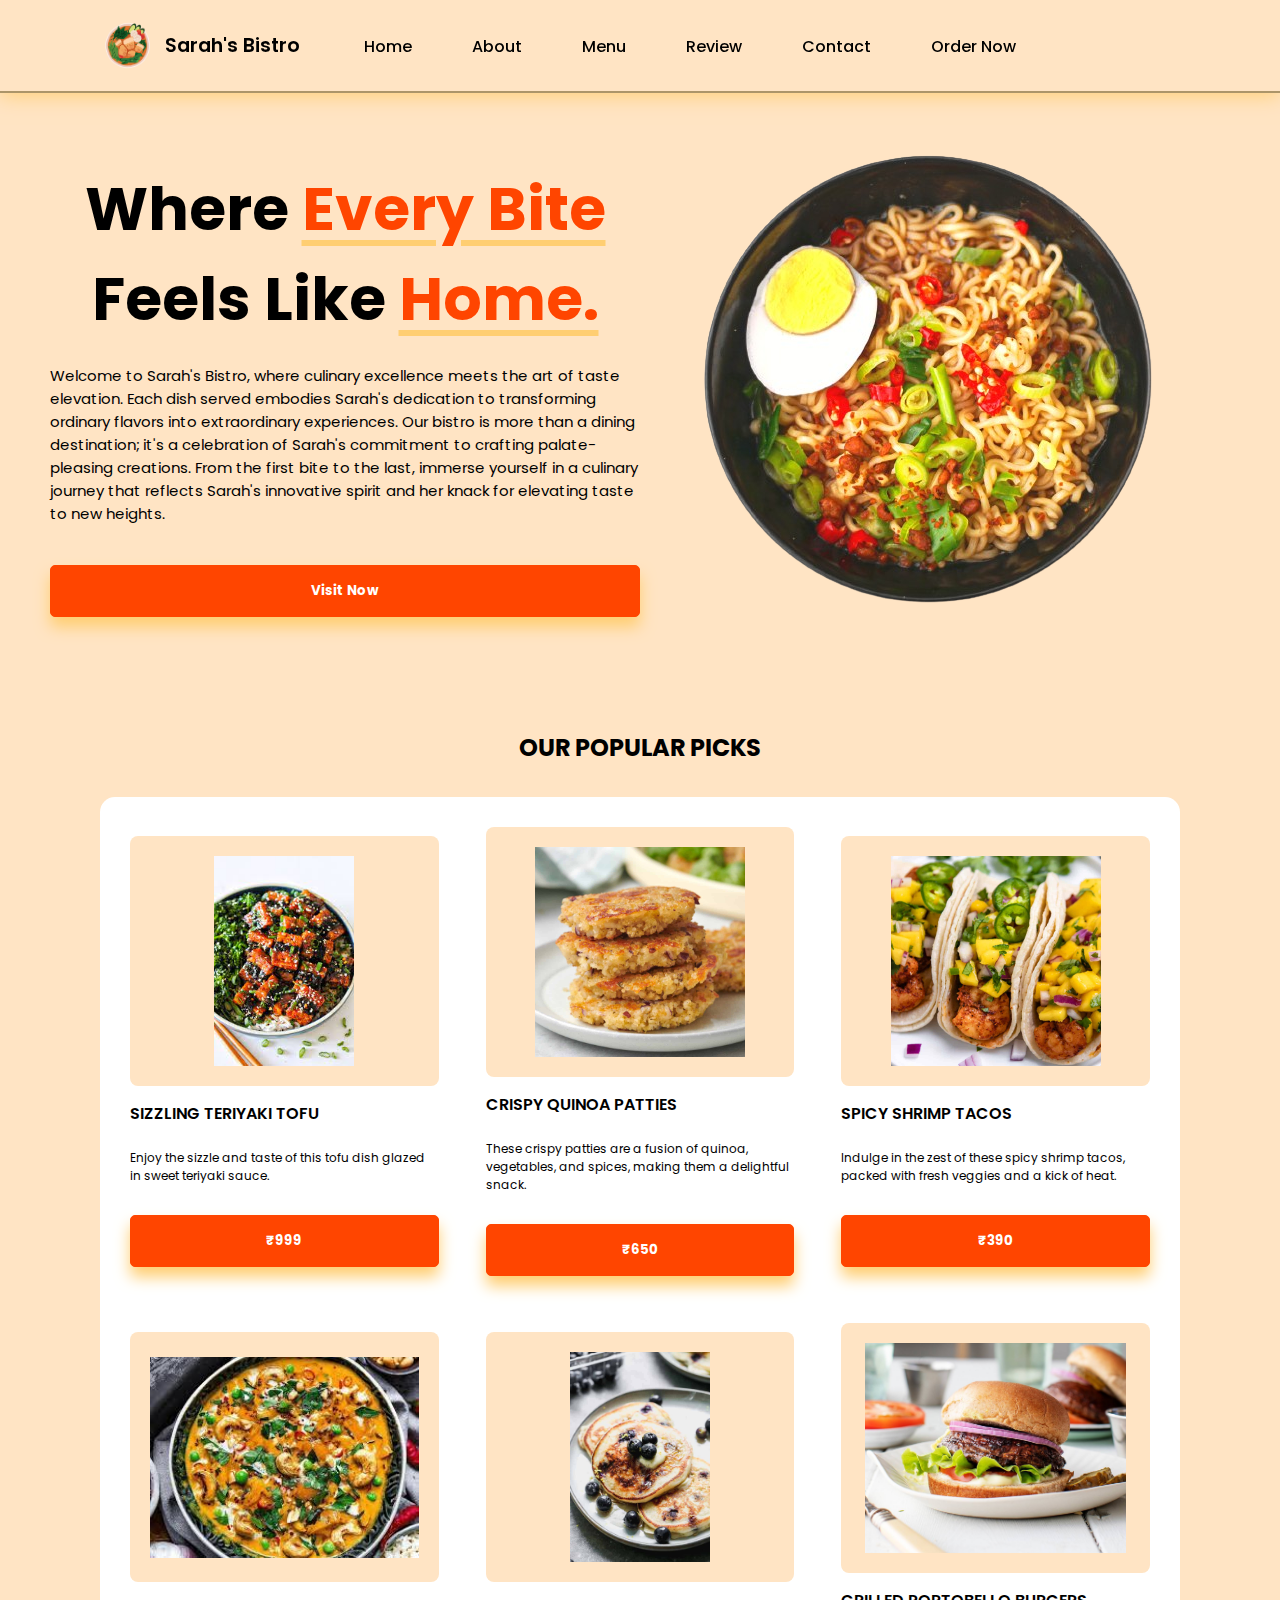
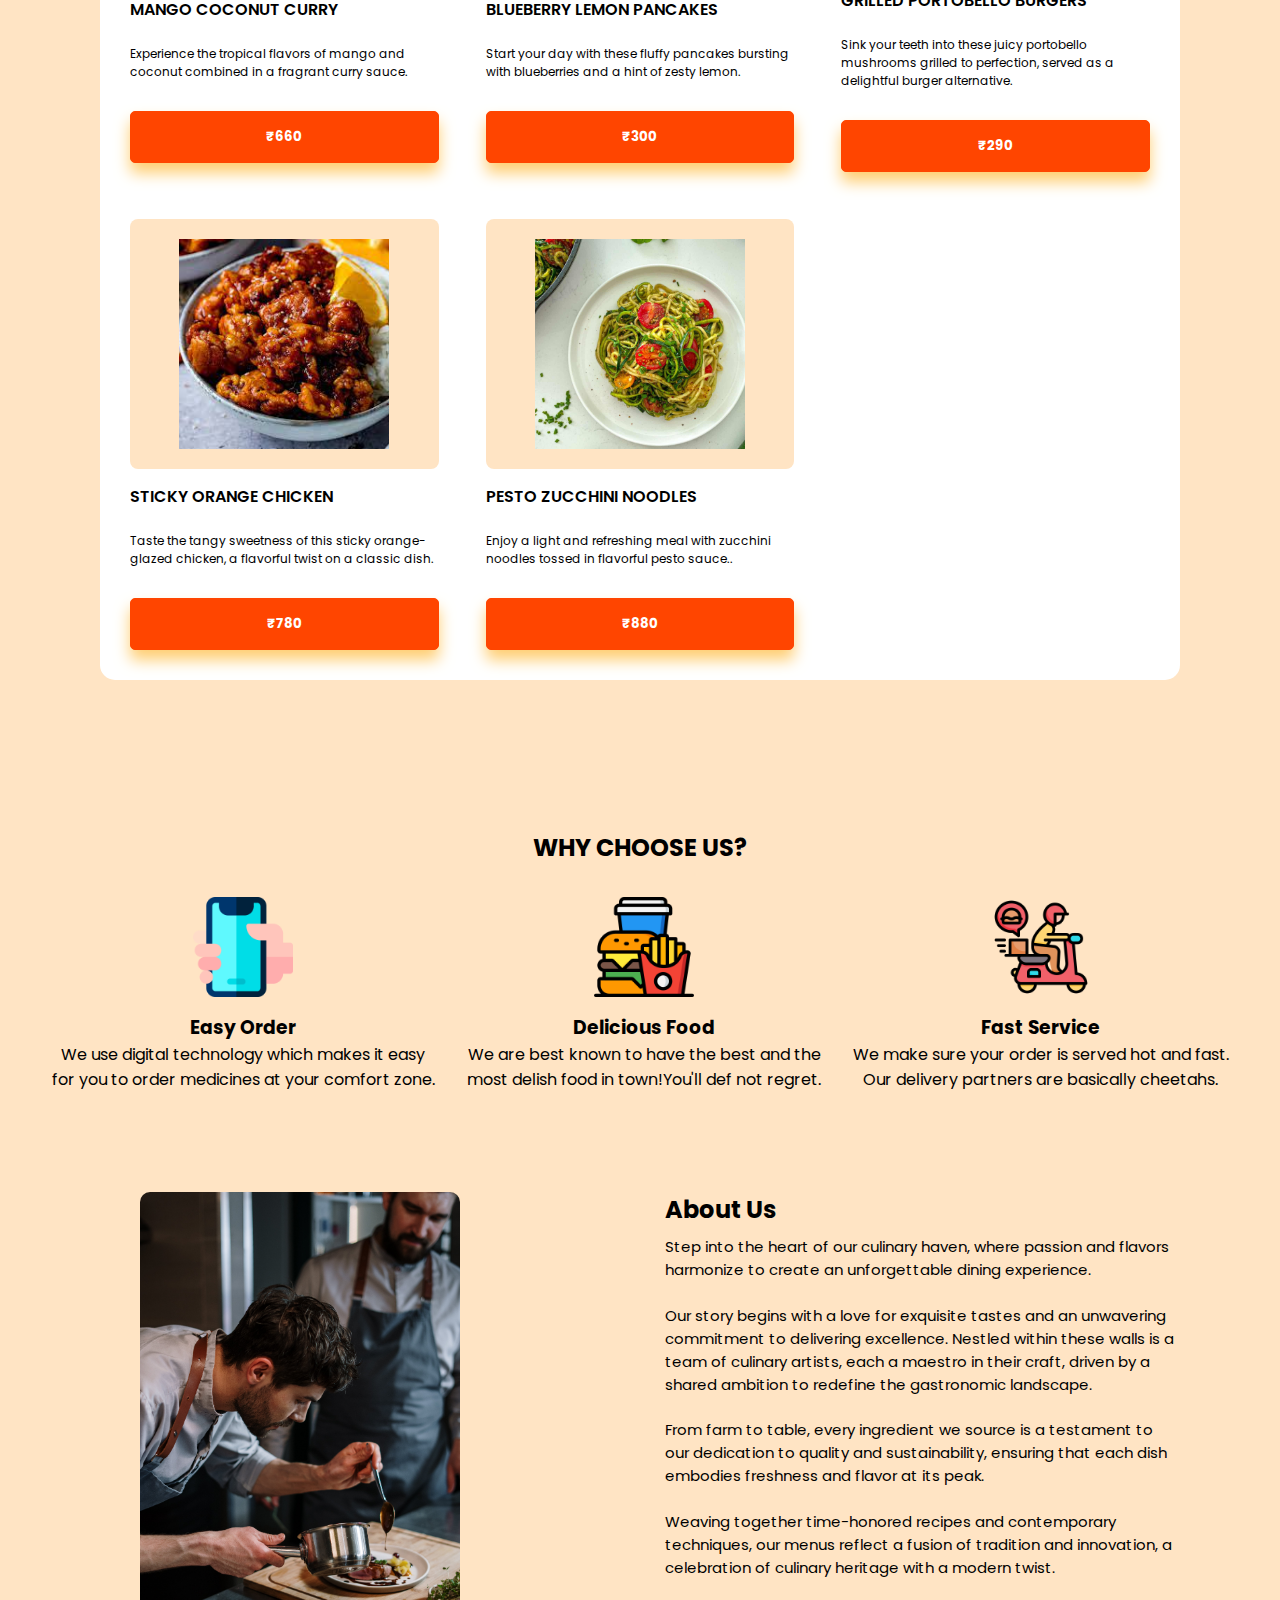
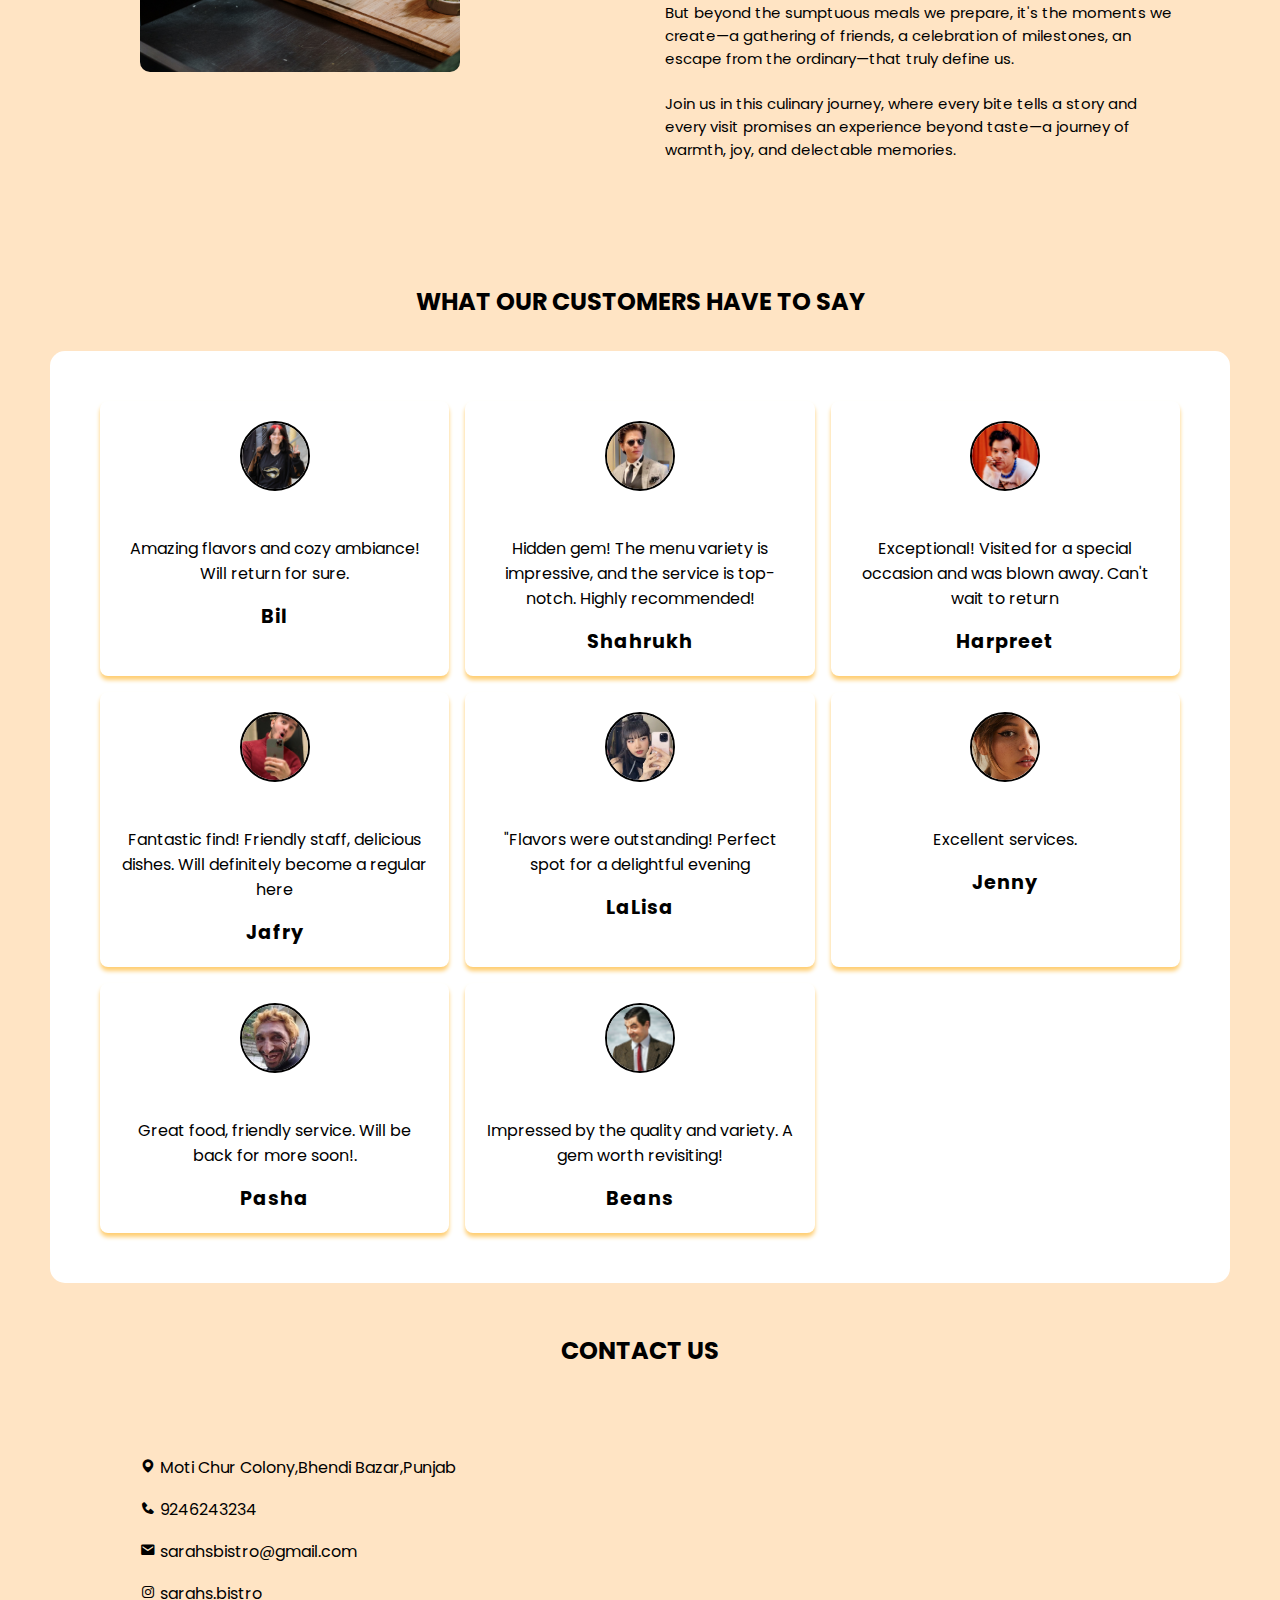
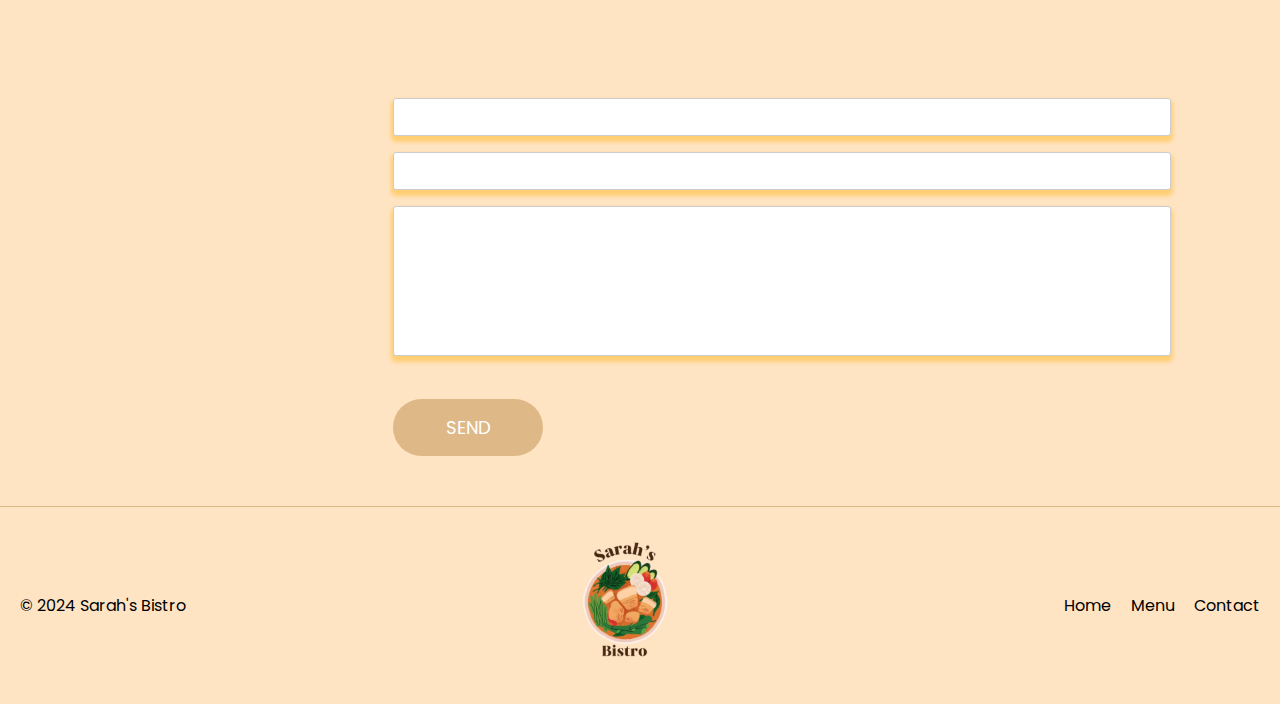
<file: index.html>
<!DOCTYPE html>
<html lang="en">
<head>
    <link rel="stylesheet" href="style.css">
    <link rel="stylesheet"
    href="https://cdn.jsdelivr.net/npm/boxicons@latest/css/boxicons.min.css">
    <link rel="shortcut icon" href="images/logo.png" type="image/x-icon">
    <link rel="stylesheet" href="https://cdnjs.cloudflare.com/ajax/libs/font-awesome/6.5.1/css/all.min.css" integrity="sha512-DTOQO9RWCH3ppGqcWaEA1BIZOC6xxalwEsw9c2QQeAIftl+Vegovlnee1c9QX4TctnWMn13TZye+giMm8e2LwA==" crossorigin="anonymous" referrerpolicy="no-referrer" />
    <meta charset="UTF-8">
    <meta name="viewport" content="width=device-width, initial-scale=1.0">
    <title>Sarah's Bistro</title>
</head>
<body>
    <div class="header">
        <div class="headerbar">
            <div class="account">
                <ul>
               <a href="#"> <li> <i class="fa-solid fa-house-chimney"></i></li> </a>
                <a href="#">  <li><i class="fa-solid fa-user" id="user-lap"></i></li> </a>
            </ul>
            </div>
            <div class="navbar">
                <ul>
                <li><a href="index.html">Home</a></li>
                <li><a href="about.html">About</a></li>
                <li><a href="menu.html">Menu</a></li>
                <li><a href="reviews.html">Reviews</a></li>
                <li><a href="contact.html">Contact</a></li>
                <li class="dropdown">
                    <a href="#" class="dropbtn">Order Now</a>
                    <div class="dropdown-content">
                        <div class="main-dropdown">
                            <a href="online.html">Order Online</a>
                            <a href="offline.html">Order Offline</a>
                        </div>
                <li> <i class="fa-solid fa-magnifying-glass searchicon" id="searchicon1"></i></li>
                <div class="search" id="searchinput1">
                    <input type="search">
                    <i class="fa-solid fa-magnifying-glass searchicon" id="srchicon1"></i>
                </div>
            </ul>
            </div>
        </div>
 
        <a href="index.html" class="logo"><img src="images/logo.png"> Sarah's Bistro</a>
        <div class="bar">
            <i class="fa-solid fa-bars"></i>
            <i class="fa-solid fa-xmark" id="hdcross" ></i>
        </div>
        <div class="navbar">
            <ul>
                <li><a href="index.html">Home</a></li>
                <li><a href="about.html">About</a></li>
                <li><a href="menu.html">Menu</a></li>
                <li><a href="reviews.html">Review</a></li>
                <li><a href="contact.html">Contact</a></li>
                <li class="dropdown">
                    <a href="#" class="dropbtn">Order Now</a>
                    <div class="dropdown-content">
                        <div class="main-dropdown">
                            <a href="online.html">Order Online</a>
                            <a href="offline.html">Order Offline</a>
                        </div>
        
        </ul>
        </div>
        <div class="account">
                <ul>
               <a href="#"> <li> <i class="fa-solid fa-house-chimney"></i></li> </a>
                <li> <i class="fa-solid fa-magnifying-glass searchicon" id="searchicon2"></i></li>
                <div class="search" id="searchinput2">
                    <input type="search">
                    <i class="fa-solid fa-magnifying-glass searchicon" id="srchicon2"></i>
                </div>
                <a href="#">  <li><i class="fa-solid fa-user" id="user-lap"></i></li> </a>
            </ul>
            </div>
    </div>
    <div class="home" id="home">
        <div class="main_slide">
            <div>
                <h1>Where <span>Every  Bite</span> Feels Like <span>Home.</span></h1>
                <p>Welcome to Sarah's Bistro, where culinary excellence meets the art of taste elevation. Each dish served embodies Sarah's dedication to transforming ordinary flavors into extraordinary experiences. Our bistro is more than a dining destination; it's a celebration of Sarah's commitment to crafting palate-pleasing creations. From the first bite to the last, immerse yourself in a culinary journey that reflects Sarah's innovative spirit and her knack for elevating taste to new heights.</p>
                    <button class="red_btn"> Visit Now <i class="fa-solid fa-arrow-right-long"></i> </button>
            </div>
            <div>
                <img src="images/Red_And_White_Restaurant_Instagram_Post-removebg-preview.png" alt="">
            </div>
        </div>
        <div class="pop" id="menu"><h2>Our Popular Picks</h2></div>
        <div class="food-items">
            <div class="item">
                <div>
                    <img src="images/tofu.jpeg" alt="food-item">
                </div>
                <h3>Sizzling Teriyaki Tofu</h3>
                <p>Enjoy the sizzle and taste of this tofu dish glazed in sweet teriyaki sauce.</p>
                <button class="red_btn">₹999</button>
            </div>
            <div class="item">
                <div>
                    <img src="images/Crispy-Quinoa-Patties-TIMG.jpg" alt="food-item">
                </div>
                <h3>Crispy Quinoa Patties</h3>
                <p>These crispy patties are a fusion of quinoa, vegetables, and spices, making them a delightful snack.</p>
                <button class="red_btn">₹650</button>
            </div>
            <div class="item">
                <div>
                    <img src="images/Spicy-Shrimp-Tacos-9.jpg" alt="food-item">
                </div>
                <h3>Spicy Shrimp Tacos</h3>
                <p>Indulge in the zest of these spicy shrimp tacos, packed with fresh veggies and a kick of heat.</p>
                <button class="red_btn">₹390</button>
            </div>
            <div class="item">
                <div>
                    <img src="images/download (1).jpeg" alt="food-item">
                </div>
                <h3>Mango Coconut Curry</h3>
                <p>Experience the tropical flavors of mango and coconut combined in a fragrant curry sauce.</p>
                <button class="red_btn">₹660</button>
            </div>
            <div class="item">
                <div>
                    <img src="images/Lemon-Blueberry-Pancakes-3.jpg" alt="food-item">
                </div>
                <h3>Blueberry Lemon Pancakes</h3>
                <p>Start your day with these fluffy pancakes bursting with blueberries and a hint of zesty lemon.</p>
                <button class="red_btn">₹300</button>
            </div>
            <div class="item">
                <div>
                    <img src="images/portabello-mushroom-burger-recipe.jpg" alt="food-item">
                </div>
                <h3>Grilled Portobello Burgers</h3>
                <p>Sink your teeth into these juicy portobello mushrooms grilled to perfection, served as a delightful burger alternative.</p>
                <button class="red_btn">₹290</button>
            </div>
            <div class="item">
                <div>
                    <img src="images/or.jpeg" alt="food-item">
                </div>
                <h3>Sticky Orange Chicken</h3>
                <p>Taste the tangy sweetness of this sticky orange-glazed chicken, a flavorful twist on a classic dish.</p>
                <button class="red_btn">₹780</button>
            </div>
            <div class="item">
                <div>
                    <img src="images/Pesto-Zuchini-Pasta-Feat-Image-Square.jpg" alt="food-item">
                </div>
                <h3>Pesto Zucchini Noodles</h3>
                <p>Enjoy a light and refreshing meal with zucchini noodles tossed in flavorful pesto sauce..</p>
                <button class="red_btn">₹880</button>
            </div>
        </div>

        
    </div>
    <section class="service">
            <h2>Why choose us?</h2>
        <div class="service-container">
            <!--Box 1-->
            <div class="s-box1">
                <img src="images/smartphone.png" alt="">
                <h3>Easy Order</h3>
                <p>We use digital technology which makes it easy for you to order medicines at your comfort zone.</p>
            </div>
               <!--Box 2-->
               <div class="s-box2">
                <img src="images/burger.png" alt="">
                <h3>Delicious Food</h3>
                <p>We are best known to have the best and the most delish food in town!You'll def not regret.</p>
            </div>
               <!--Box 3-->
               <div class="s-box3">
                <img src="images/food-delivery.png" alt="">
                <h3>Fast Service</h3>
                <p>We make sure your order is served hot and fast. Our delivery partners are basically cheetahs.</p>
            </div>
        </div>
    </section>
    <section class="about" id="about">
        <div class="about-img">
            <img src="images/about.jpg" alt="">
        </div>
        <div class="about-text">
            <h2>About Us</h2>
            <p>Step into the heart of our culinary haven, where passion and flavors harmonize to create an unforgettable dining experience.<br></p>
                
                <p>Our story begins with a love for exquisite tastes and an unwavering commitment to delivering excellence. Nestled within these walls is a team of culinary artists, each a maestro in their craft, driven by a shared ambition to redefine the gastronomic landscape.<br></p>
                
                <p>From farm to table, every ingredient we source is a testament to our dedication to quality and sustainability, ensuring that each dish embodies freshness and flavor at its peak.<br></p>
                
                <p>Weaving together time-honored recipes and contemporary techniques, our menus reflect a fusion of tradition and innovation, a celebration of culinary heritage with a modern twist.<br></p>
                
                <p>But beyond the sumptuous meals we prepare, it's the moments we create—a gathering of friends, a celebration of milestones, an escape from the ordinary—that truly define us.<br></p>
                
                <p>Join us in this culinary journey, where every bite tells a story and every visit promises an experience beyond taste—a journey of warmth, joy, and delectable memories.</p>
        </div>
    </section>
    <section class="reviews" id="reviews">
        <div class="heading">
            <h2>What our customers have to say</h2>
        </div>
        <div class="customer-container">
            <div class="box">
                <img src="images/bil.jpeg" alt=""> <!--add img url-->
                <div class="stars">
                    <i class='bx bxs-star'></i>
                    <i class='bx bxs-star'></i>
                    <i class='bx bxs-star'></i>
                    <i class='bx bxs-star'></i>
                    <i class='bx bxs-star-half'></i>
                </div>
                <p>Amazing flavors and cozy ambiance! Will return for sure.</p>
                <h2>Bil</h2>
            </div>
            <div class="box">
                <img src="images/srk.jpg" alt=""> <!--add img url-->
                <div class="stars">
                    <i class='bx bxs-star'></i>
                    <i class='bx bxs-star'></i>
                    <i class='bx bxs-star'></i>
                    <i class='bx bxs-star'></i>
                    <i class='bx bxs-star-half'></i>
                </div>
                <p>Hidden gem! The menu variety is impressive, and the service is top-notch. Highly recommended!</p>
                <h2>Shahrukh</h2>
            </div>
            <div class="box">
                <img src="images/harr.jpeg" alt=""> <!--add img url-->
                <div class="stars">
                    <i class='bx bxs-star'></i>
                    <i class='bx bxs-star'></i>
                    <i class='bx bxs-star'></i>
                    <i class='bx bxs-star'></i>
                    <i class='bx bxs-star-half'></i>
                </div>
                <p>Exceptional! Visited for a special occasion and was blown away. Can't wait to return</p>
                <h2>Harpreet</h2>
            </div>
            <div class="box">
                <img src="images/shav.jpg" alt=""> <!--add img url-->
                <div class="stars">
                    <i class='bx bxs-star'></i>
                    <i class='bx bxs-star'></i>
                    <i class='bx bxs-star'></i>
                    <i class='bx bxs-star'></i>
                    <i class='bx bxs-star-half'></i>
                </div>
                <p>Fantastic find! Friendly staff, delicious dishes. Will definitely become a regular here 
                </p>
                <h2>Jafry</h2>
            </div>
            <div class="box">
                <img src="images/lisa.png" alt=""> <!--add img url-->
                <div class="stars">
                    <i class='bx bxs-star'></i>
                    <i class='bx bxs-star'></i>
                    <i class='bx bxs-star'></i>
                    <i class='bx bxs-star'></i>
                    <i class='bx bxs-star-half'></i>
                </div>
                <p>"Flavors were outstanding! Perfect spot for a delightful evening</p>
                <h2>LaLisa</h2>
            </div>
            <div class="box">
                <img src="images/jenna.jpg" alt=""> <!--add img url-->
                <div class="stars">
                    <i class='bx bxs-star'></i>
                    <i class='bx bxs-star'></i>
                    <i class='bx bxs-star'></i>
                    <i class='bx bxs-star'></i>
                    <i class='bx bxs-star-half'></i>
                </div>
                <p>Excellent services.
                </p>
                <h2>Jenny</h2>
            </div>
            <div class="box">
                <img src="images/rev.jpg" alt=""> <!--add img url-->
                <div class="stars">
                    <i class='bx bxs-star'></i>
                    <i class='bx bxs-star'></i>
                    <i class='bx bxs-star'></i>
                    <i class='bx bxs-star'></i>
                    <i class='bx bxs-star-half'></i>
                </div>
                <p>Great food, friendly service. Will be back for more soon!.
                </p>
                <h2>Pasha</h2>
            </div>
            <div class="box">
                <img src="images/bean.jpg" alt=""> <!--add img url-->
                <div class="stars">
                    <i class='bx bxs-star'></i>
                    <i class='bx bxs-star'></i>
                    <i class='bx bxs-star'></i>
                    <i class='bx bxs-star'></i>
                    <i class='bx bxs-star-half'></i>
                </div>
                <p>Impressed by the quality and variety. A gem worth revisiting!
                </p>
                <h2>Beans</h2>
            </div>
        </div>

    </section>
    <section class="contact" id="contact">
        <div class="heading">
            <h2>Contact Us</h2>
        </div>
        <div class="contact-container">
            <div class="contact-info">
           <a href="https://maps.app.goo.gl/tt6rVpZW2Z5uVoba9"><i class='bx bxs-map'><span> Moti Chur Colony,Bhendi Bazar,Punjab</span></i></a>
            <a href="https://wa.me/919246243234"><i class='bx bxs-phone'><span> 9246243234</span></i></a>
            <a href="mailto:demo@gmail.com"><i class='bx bxs-envelope'><span> sarahsbistro@gmail.com</span></i></a>
            <a href="https://www.instagram.com/eye.on.palestine/?hl=en"><i class='bx bxl-instagram'><span> sarahs.bistro</span></i></a>
            </div>
    <div class="contact-form">
        <form action="https://formspree.io/f/mbjvnzrk" method="post">
            <input type="text" name="Name" placeholder="Name*" required>
            <input type="text" name="Phone" placeholder="Phone Number*" required>
            <textarea  name="Review" rows="10" placeholder="Your Review*"></textarea>
            <button type="submit">Send</button>
        </form>
    </div>
    </section>
    <div class="footer">
        <p>© 2024 Sarah's Bistro</p>
        <a href="#home"><img src="images/title logoo.png" alt=""> </a>
        <ul class="footer-links">
          <li><a href="#home">Home</a></li>
          <li><a href="#menu">Menu</a></li>
          <li><a href="#contact">Contact</a></li>
        </ul>
      </div>
      
    <script src="script.js"></script>
</body>
</html>
</file>
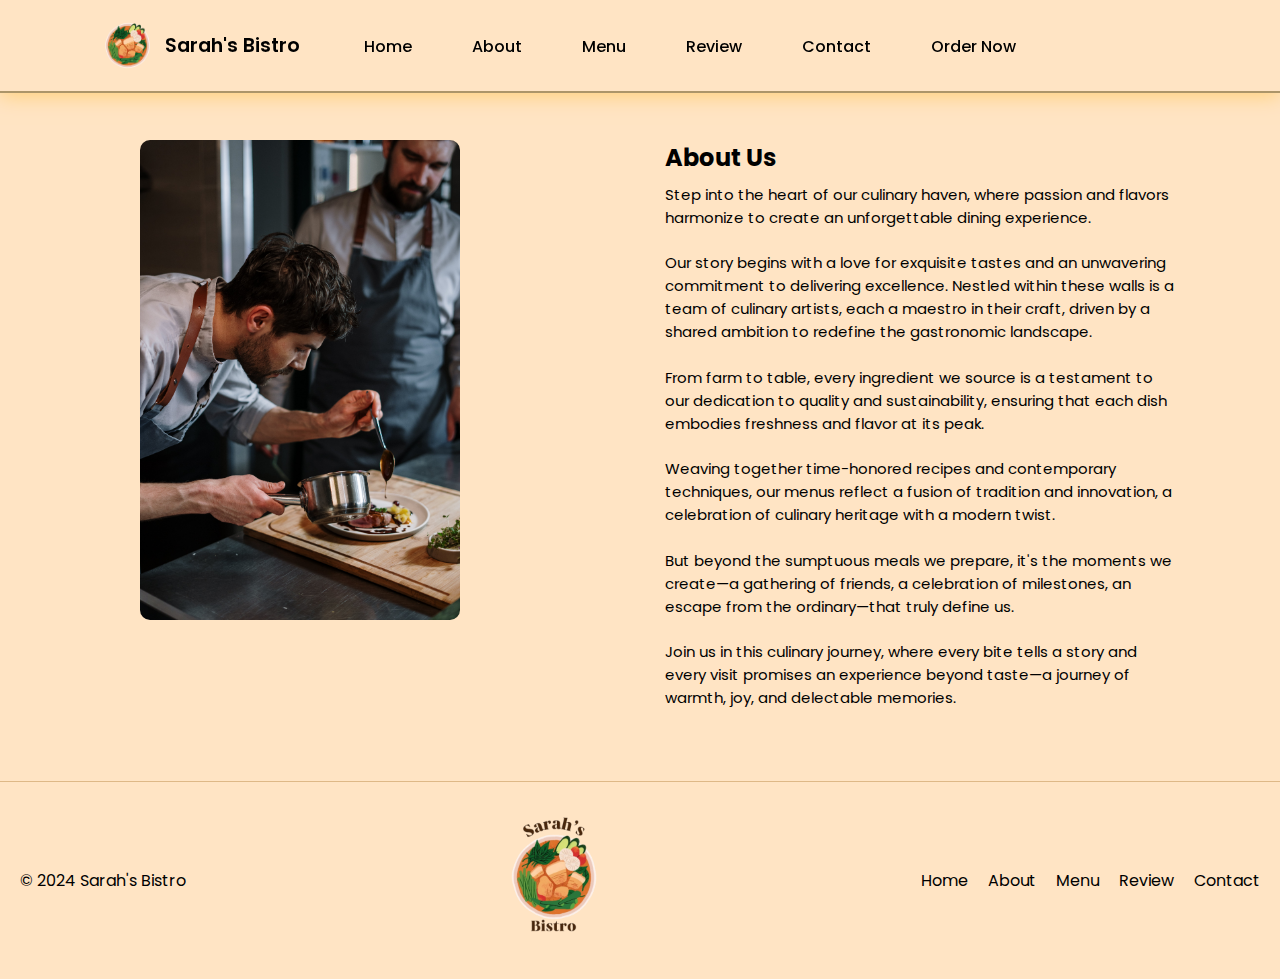
<file: about.html>
<!DOCTYPE html>
<html lang="en">
<head>
    <link rel="stylesheet" href="style.css">
    <link rel="stylesheet"
    href="https://cdn.jsdelivr.net/npm/boxicons@latest/css/boxicons.min.css">
    <link rel="shortcut icon" href="images/logo.png" type="image/x-icon">
    <link rel="stylesheet" href="https://cdnjs.cloudflare.com/ajax/libs/font-awesome/6.5.1/css/all.min.css" integrity="sha512-DTOQO9RWCH3ppGqcWaEA1BIZOC6xxalwEsw9c2QQeAIftl+Vegovlnee1c9QX4TctnWMn13TZye+giMm8e2LwA==" crossorigin="anonymous" referrerpolicy="no-referrer" />
    <meta charset="UTF-8">
    <meta name="viewport" content="width=device-width, initial-scale=1.0">
    <title>Sarah's Bistro</title>
</head>
<body>
    <div class="header">
        <div class="headerbar">
            <div class="account">
                <ul>
               <a href="#"> <li> <i class="fa-solid fa-house-chimney"></i></li> </a>
                <a href="#">  <li><i class="fa-solid fa-user" id="user-lap"></i></li> </a>
            </ul>
            </div>
            <div class="navbar">
                <ul>
                <li><a href="index.html">Home</a></li>
                <li><a href="about.html">About</a></li>
                <li><a href="menu.html">Menu</a></li>
                <li><a href="reviews.html">Review</a></li>
                <li><a href="contact.html">Contact</a></li>
                <li class="dropdown">
                    <a href="#" class="dropbtn">Order Now</a>
                    <div class="dropdown-content">
                        <div class="main-dropdown">
                            <a href="online.html">Order Online</a>
                            <a href="offline.html">Order Offline</a>
                        </div>
                <li> <i class="fa-solid fa-magnifying-glass searchicon" id="searchicon1"></i></li>
                <div class="search" id="searchinput1">
                    <input type="search">
                    <i class="fa-solid fa-magnifying-glass searchicon" id="srchicon1"></i>
                </div>
            </ul>
            </div>
        </div>
 
        <a href="index.html" class="logo"><img src="images/logo.png"> Sarah's Bistro</a>
        <div class="bar">
            <i class="fa-solid fa-bars"></i>
            <i class="fa-solid fa-xmark" id="hdcross" ></i>
        </div>
        <div class="navbar">
            <ul>
            <li><a href="index.html">Home</a></li>
            <li><a href="about.html">About</a></li>
            <li><a href="menu.html">Menu</a></li>
            <li><a href="reviews.html">Review</a></li>
            <li><a href="contact.html">Contact</a></li>
            <li class="dropdown">
                <a href="#" class="dropbtn">Order Now</a>
                <div class="dropdown-content">
                    <div class="main-dropdown">
                        <a href="online.html">Order Online</a>
                        <a href="offline.html">Order Offline</a>
                    </div>
        </ul>
        </div>
        <div class="account">
                <ul>
               <a href="#"> <li> <i class="fa-solid fa-house-chimney"></i></li> </a>
                <li> <i class="fa-solid fa-magnifying-glass searchicon" id="searchicon2"></i></li>
                <div class="search" id="searchinput2">
                    <input type="search">
                    <i class="fa-solid fa-magnifying-glass searchicon" id="srchicon2"></i>
                </div>
                <a href="#">  <li><i class="fa-solid fa-user" id="user-lap"></i></li> </a>
            </ul>
            </div>
    </div>
    <section class="aboutt" id="about">
        <div class="about-img">
            <img src="images/about.jpg" alt="">
        </div>
        <div class="about-text">
            <h2>About Us</h2>
            <p>Step into the heart of our culinary haven, where passion and flavors harmonize to create an unforgettable dining experience.<br></p>
                
                <p>Our story begins with a love for exquisite tastes and an unwavering commitment to delivering excellence. Nestled within these walls is a team of culinary artists, each a maestro in their craft, driven by a shared ambition to redefine the gastronomic landscape.<br></p>
                
                <p>From farm to table, every ingredient we source is a testament to our dedication to quality and sustainability, ensuring that each dish embodies freshness and flavor at its peak.<br></p>
                
                <p>Weaving together time-honored recipes and contemporary techniques, our menus reflect a fusion of tradition and innovation, a celebration of culinary heritage with a modern twist.<br></p>
                
                <p>But beyond the sumptuous meals we prepare, it's the moments we create—a gathering of friends, a celebration of milestones, an escape from the ordinary—that truly define us.<br></p>
                
                <p>Join us in this culinary journey, where every bite tells a story and every visit promises an experience beyond taste—a journey of warmth, joy, and delectable memories.</p>
        </div>
    </section>

        
    </div>

    <div class="footer">
        <p>© 2024 Sarah's Bistro</p>
        <a href="#home"><img src="images/title logoo.png" alt=""> </a>
        <ul class="footer-links">
          <li><a href="#home">Home</a></li>
          <li><a href="#about">About</a></li>
          <li><a href="#menu">Menu</a></li>
          <li><a href="#reviews">Review</a></li>
          <li><a href="#contact">Contact</a></li>
        </ul>
      </div>
      </body>
</html>
</file>
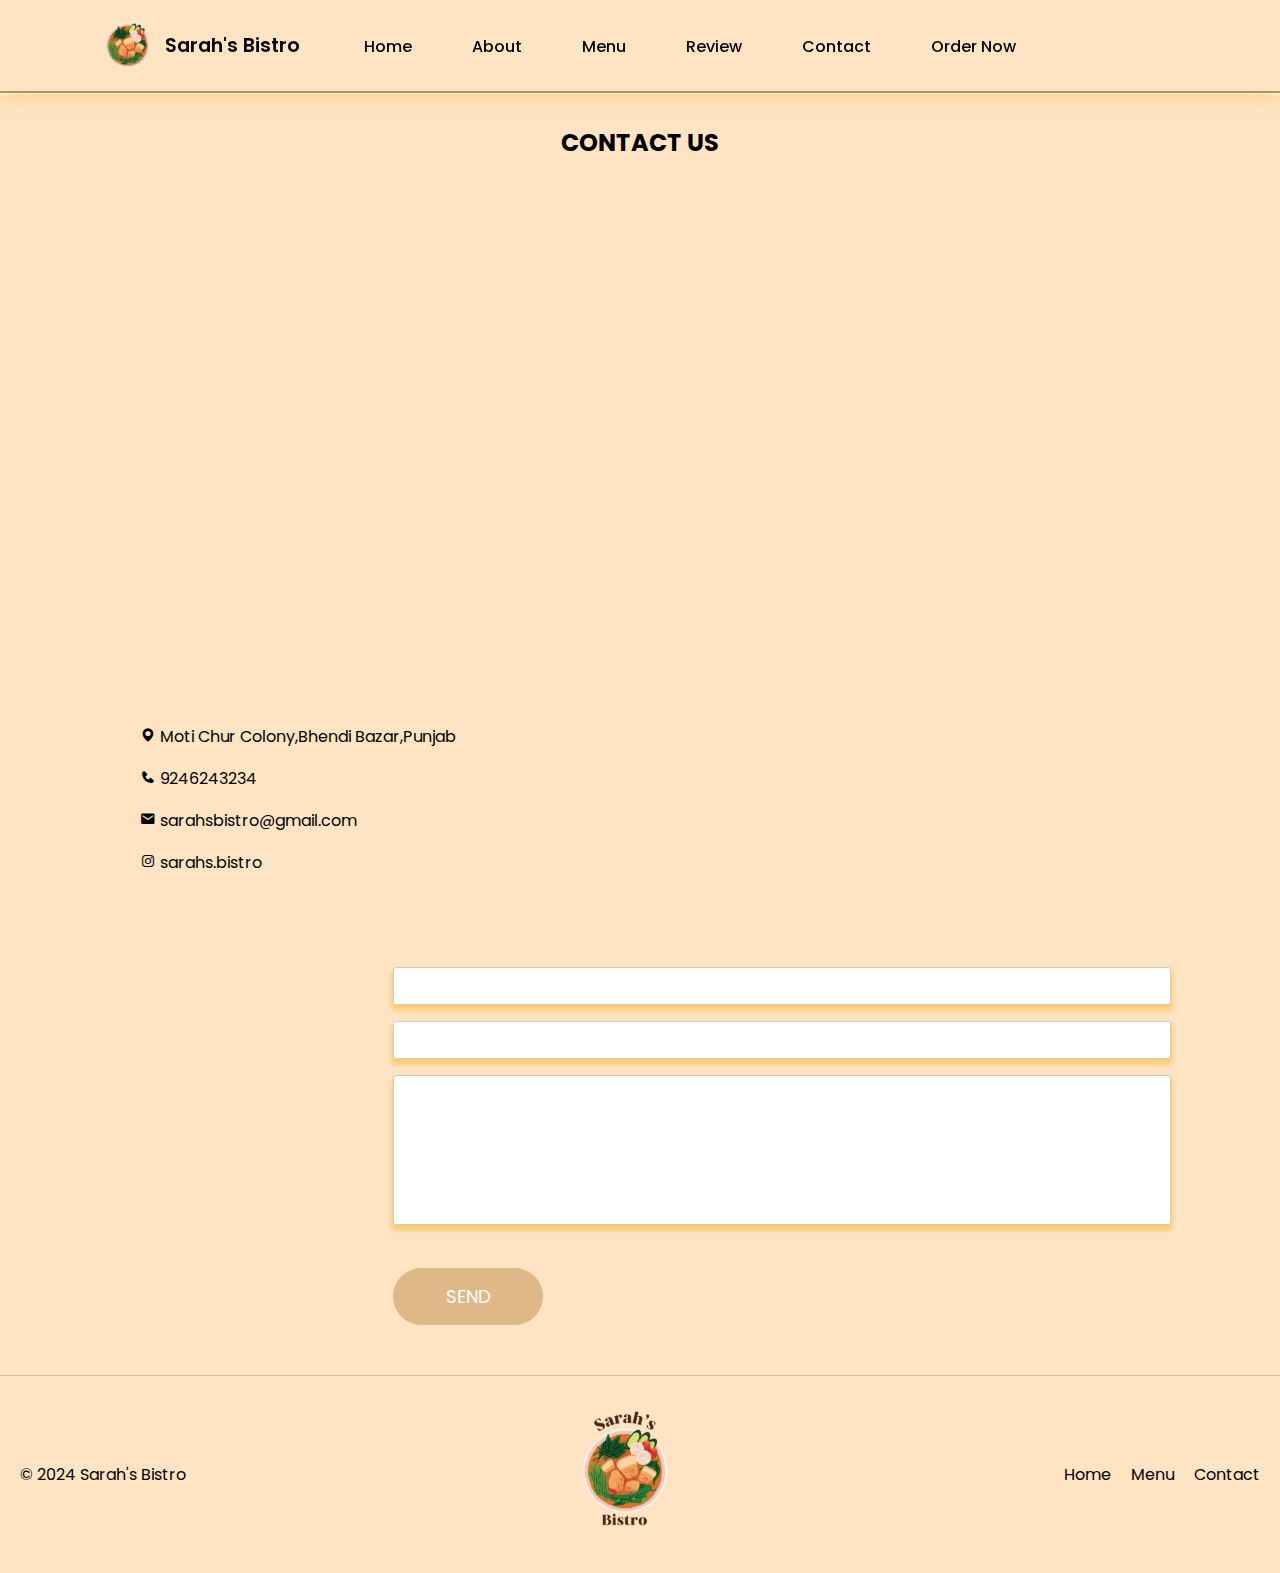
<file: contact.html>
<!DOCTYPE html>
<html lang="en">
<head>
    <link rel="stylesheet" href="style.css">
    <link rel="stylesheet"
    href="https://cdn.jsdelivr.net/npm/boxicons@latest/css/boxicons.min.css">
    <link rel="shortcut icon" href="images/logo.png" type="image/x-icon">
    <link rel="stylesheet" href="https://cdnjs.cloudflare.com/ajax/libs/font-awesome/6.5.1/css/all.min.css" integrity="sha512-DTOQO9RWCH3ppGqcWaEA1BIZOC6xxalwEsw9c2QQeAIftl+Vegovlnee1c9QX4TctnWMn13TZye+giMm8e2LwA==" crossorigin="anonymous" referrerpolicy="no-referrer" />
    <meta charset="UTF-8">
    <meta name="viewport" content="width=device-width, initial-scale=1.0">
    <title>Sarah's Bistro</title>
</head>
<body>
    <div class="header">
        <div class="headerbar">
            <div class="account">
                <ul>
               <a href="#"> <li> <i class="fa-solid fa-house-chimney"></i></li> </a>
                <a href="#">  <li><i class="fa-solid fa-user" id="user-lap"></i></li> </a>
            </ul>
            </div>
            <div class="navbar">
                <ul>
                    <li><a href="index.html">Home</a></li>
                    <li><a href="about.html">About</a></li>
                    <li><a href="menu.html">Menu</a></li>
                    <li><a href="reviews.html">Review</a></li>
                    <li><a href="contact.html">Contact</a></li>
                    <li class="dropdown">
                        <a href="#" class="dropbtn">Order Now</a>
                        <div class="dropdown-content">
                            <div class="main-dropdown">
                                <a href="online.html">Order Online</a>
                                <a href="offline.html">Order Offline</a>
                            </div>
              
                <li> <i class="fa-solid fa-magnifying-glass searchicon" id="searchicon1"></i></li>
                <div class="search" id="searchinput1">
                    <input type="search">
                    <i class="fa-solid fa-magnifying-glass searchicon" id="srchicon1"></i>
                </div>
            </ul>
            </div>
        </div>
 
        <a href="index.html" class="logo"><img src="images/logo.png"> Sarah's Bistro</a>
        <div class="bar">
            <i class="fa-solid fa-bars"></i>
            <i class="fa-solid fa-xmark" id="hdcross" ></i>
        </div>
        <div class="navbar">
            <ul>
                <li><a href="index.html">Home</a></li>
                <li><a href="about.html">About</a></li>
                <li><a href="menu.html">Menu</a></li>
                <li><a href="reviews.html">Review</a></li>
                <li><a href="contact.html">Contact</a></li>
                <li class="dropdown">
                    <a href="#" class="dropbtn">Order Now</a>
                    <div class="dropdown-content">
                        <div class="main-dropdown">
                            <a href="online.html">Order Online</a>
                            <a href="offline.html">Order Offline</a>
                        </div>
        </ul>
        </div>
        <div class="account">
                <ul>
               <a href="#"> <li> <i class="fa-solid fa-house-chimney"></i></li> </a>
                <li> <i class="fa-solid fa-magnifying-glass searchicon" id="searchicon2"></i></li>
                <div class="search" id="searchinput2">
                    <input type="search">
                    <i class="fa-solid fa-magnifying-glass searchicon" id="srchicon2"></i>
                </div>
                <a href="#">  <li><i class="fa-solid fa-user" id="user-lap"></i></li> </a>
            </ul>
            </div>
    </div>
    <section class="contactt">
        <div class="heading">
            <h2>Contact Us</h2>
        </div>
        <iframe src="https://www.google.com/maps/embed?pb=!1m18!1m12!1m3!1d867283.0252539804!2d34.23263656140822!3d31.884193359366012!2m3!1f0!2f0!3f0!3m2!1i1024!2i768!4f13.1!3m3!1m2!1s0x151cf2d28866bdd9%3A0xee17a001d166f686!2sPalestine!5e0!3m2!1sen!2sin!4v1704365197956!5m2!1sen!2sin" width="600" height="450" style="border:0;" allowfullscreen="" loading="lazy" referrerpolicy="no-referrer-when-downgrade"></iframe>
        <div class="contact-container">
            <div class="contact-info">
           <a href="https://maps.app.goo.gl/tt6rVpZW2Z5uVoba9"><i class='bx bxs-map'><span> Moti Chur Colony,Bhendi Bazar,Punjab</span></i></a>
            <a href="https://wa.me/919246243234"><i class='bx bxs-phone'><span> 9246243234</span></i></a>
            <a href="mailto:demo@gmail.com"><i class='bx bxs-envelope'><span> sarahsbistro@gmail.com</span></i></a>
            <a href="https://www.instagram.com/eye.on.palestine/?hl=en"><i class='bx bxl-instagram'><span> sarahs.bistro</span></i></a>
            </div>
    <div class="contact-form">
        <form action="https://formspree.io/f/mbjvnzrk" method="post">
            <input type="text" name="Name" placeholder="Name*" required>
            <input type="text" name="Phone" placeholder="Phone Number*" required>
            <textarea  name="Review" rows="10" placeholder="Your Review*"></textarea>
            <button type="submit">Send</button>
        </form>
    </div>
    </section>
        
    </div>

    <div class="footer">
        <p>© 2024 Sarah's Bistro</p>
        <a href="#home"><img src="images/title logoo.png" alt=""> </a>
        <ul class="footer-links">
          <li><a href="#home">Home</a></li>
          <li><a href="#menu">Menu</a></li>
          <li><a href="#contact">Contact</a></li>
        </ul>
      </div>
      </body>
</html>
</file>
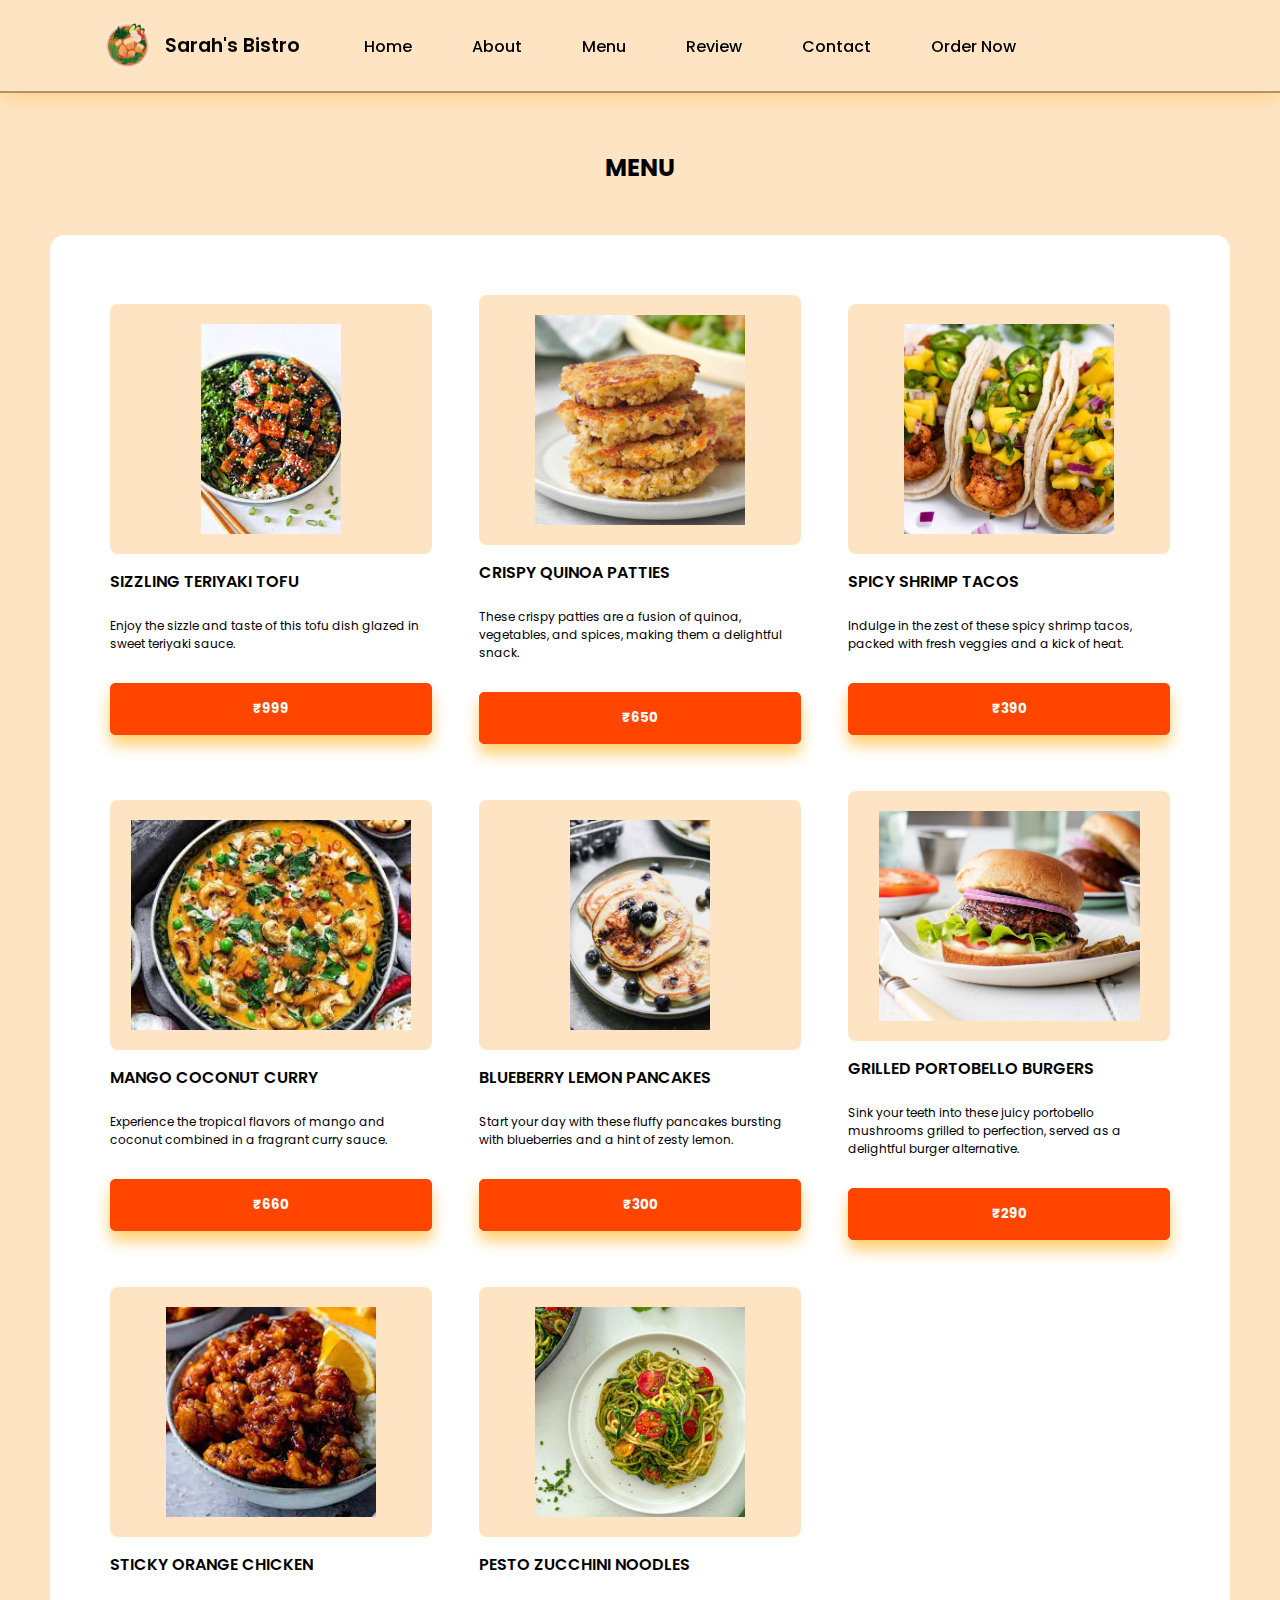
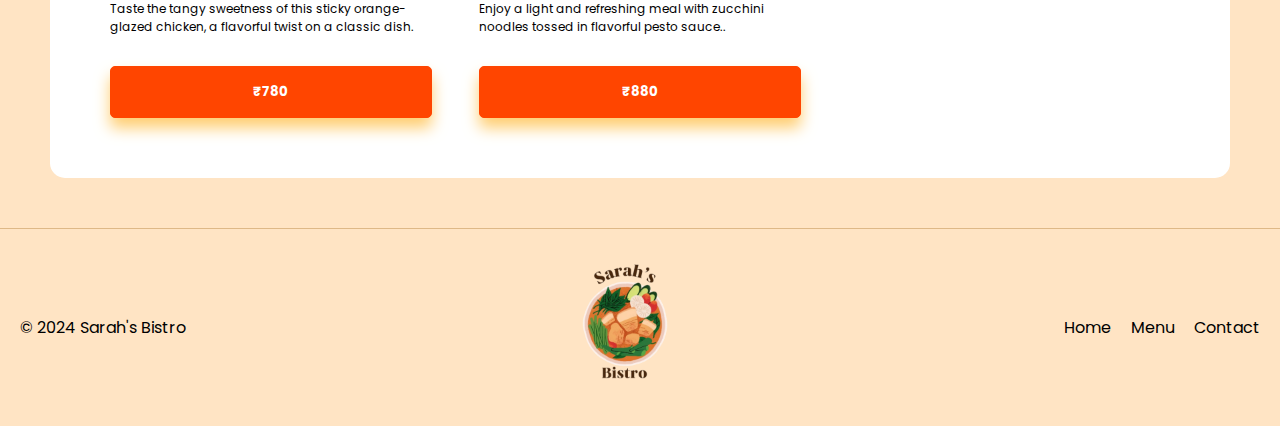
<file: menu.html>
<!DOCTYPE html>
<html lang="en">
<head>
    <link rel="stylesheet" href="style.css">
    <link rel="stylesheet"
    href="https://cdn.jsdelivr.net/npm/boxicons@latest/css/boxicons.min.css">
    <link rel="shortcut icon" href="images/logo.png" type="image/x-icon">
    <link rel="stylesheet" href="https://cdnjs.cloudflare.com/ajax/libs/font-awesome/6.5.1/css/all.min.css" integrity="sha512-DTOQO9RWCH3ppGqcWaEA1BIZOC6xxalwEsw9c2QQeAIftl+Vegovlnee1c9QX4TctnWMn13TZye+giMm8e2LwA==" crossorigin="anonymous" referrerpolicy="no-referrer" />
    <meta charset="UTF-8">
    <meta name="viewport" content="width=device-width, initial-scale=1.0">
    <title>Sarah's Bistro</title>
</head>
<body class="menubody">
    <div class="header">
        <div class="headerbar">
            <div class="account">
                <ul>
               <a href="#"> <li> <i class="fa-solid fa-house-chimney"></i></li> </a>
                <a href="#">  <li><i class="fa-solid fa-user" id="user-lap"></i></li> </a>
            </ul>
            </div>
            <div class="navbar">
                <ul>
                    <li><a href="index.html">Home</a></li>
                    <li><a href="about.html">About</a></li>
                    <li><a href="menu.html">Menu</a></li>
                    <li><a href="reviews.html">Review</a></li>
                    <li><a href="contact.html">Contact</a></li>
                    <li class="dropdown">
                        <a href="#" class="dropbtn">Order Now</a>
                        <div class="dropdown-content">
                            <div class="main-dropdown">
                                <a href="online.html">Order Online</a>
                                <a href="offline.html">Order Offline</a>
                            </div>
               
                <li> <i class="fa-solid fa-magnifying-glass searchicon" id="searchicon1"></i></li>
                <div class="search" id="searchinput1">
                    <input type="search">
                    <i class="fa-solid fa-magnifying-glass searchicon" id="srchicon1"></i>
                </div>
            </ul>
            </div>
        </div>
 
        <a href="index.html" class="logo"><img src="images/logo.png"> Sarah's Bistro</a>
        <div class="bar">
            <i class="fa-solid fa-bars"></i>
            <i class="fa-solid fa-xmark" id="hdcross" ></i>
        </div>
        <div class="navbar">
            <ul>
                <li><a href="index.html">Home</a></li>
                <li><a href="about.html">About</a></li>
                <li><a href="menu.html">Menu</a></li>
                <li><a href="reviews.html">Review</a></li>
                <li><a href="contact.html">Contact</a></li>
                <li class="dropdown">
                    <a href="#" class="dropbtn">Order Now</a>
                    <div class="dropdown-content">
                        <div class="main-dropdown">
                            <a href="online.html">Order Online</a>
                            <a href="offline.html">Order Offline</a>
                        </div>
           
        </ul>
        </div>
        <div class="account">
                <ul>
               <a href="#"> <li> <i class="fa-solid fa-house-chimney"></i></li> </a>
                <li> <i class="fa-solid fa-magnifying-glass searchicon" id="searchicon2"></i></li>
                <div class="search" id="searchinput2">
                    <input type="search">
                    <i class="fa-solid fa-magnifying-glass searchicon" id="srchicon2"></i>
                </div>
                <a href="#">  <li><i class="fa-solid fa-user" id="user-lap"></i></li> </a>
            </ul>
            </div>
    </div>
    <div class="menus">
    <div class="pop" id="menu"><h2>Menu</h2></div>
        <div class="food-items">
            <div class="item">
                <div>
                    <img src="images/tofu.jpeg" alt="food-item">
                </div>
                <h3>Sizzling Teriyaki Tofu</h3>
                <p>Enjoy the sizzle and taste of this tofu dish glazed in sweet teriyaki sauce.</p>
                <button class="red_btn">₹999</button>
            </div>
            <div class="item">
                <div>
                    <img src="images/Crispy-Quinoa-Patties-TIMG.jpg" alt="food-item">
                </div>
                <h3>Crispy Quinoa Patties</h3>
                <p>These crispy patties are a fusion of quinoa, vegetables, and spices, making them a delightful snack.</p>
                <button class="red_btn">₹650</button>
            </div>
            <div class="item">
                <div>
                    <img src="images/Spicy-Shrimp-Tacos-9.jpg" alt="food-item">
                </div>
                <h3>Spicy Shrimp Tacos</h3>
                <p>Indulge in the zest of these spicy shrimp tacos, packed with fresh veggies and a kick of heat.</p>
                <button class="red_btn">₹390</button>
            </div>
            <div class="item">
                <div>
                    <img src="images/download (1).jpeg" alt="food-item">
                </div>
                <h3>Mango Coconut Curry</h3>
                <p>Experience the tropical flavors of mango and coconut combined in a fragrant curry sauce.</p>
                <button class="red_btn">₹660</button>
            </div>
            <div class="item">
                <div>
                    <img src="images/Lemon-Blueberry-Pancakes-3.jpg" alt="food-item">
                </div>
                <h3>Blueberry Lemon Pancakes</h3>
                <p>Start your day with these fluffy pancakes bursting with blueberries and a hint of zesty lemon.</p>
                <button class="red_btn">₹300</button>
            </div>
            <div class="item">
                <div>
                    <img src="images/portabello-mushroom-burger-recipe.jpg" alt="food-item">
                </div>
                <h3>Grilled Portobello Burgers</h3>
                <p>Sink your teeth into these juicy portobello mushrooms grilled to perfection, served as a delightful burger alternative.</p>
                <button class="red_btn">₹290</button>
            </div>
            <div class="item">
                <div>
                    <img src="images/or.jpeg" alt="food-item">
                </div>
                <h3>Sticky Orange Chicken</h3>
                <p>Taste the tangy sweetness of this sticky orange-glazed chicken, a flavorful twist on a classic dish.</p>
                <button class="red_btn">₹780</button>
            </div>
            <div class="item">
                <div>
                    <img src="images/Pesto-Zuchini-Pasta-Feat-Image-Square.jpg" alt="food-item">
                </div>
                <h3>Pesto Zucchini Noodles</h3>
                <p>Enjoy a light and refreshing meal with zucchini noodles tossed in flavorful pesto sauce..</p>
                <button class="red_btn">₹880</button>
            </div>
        </div>
    </div>
</div>
    <div class="footer">
        <p>© 2024 Sarah's Bistro</p>
        <a href="#home"><img src="images/title logoo.png" alt=""> </a>
        <ul class="footer-links">
          <li><a href="#home">Home</a></li>
          <li><a href="#menu">Menu</a></li>
          <li><a href="#contact">Contact</a></li>
        </ul>
      </div>
      </body>
</html>
</file>
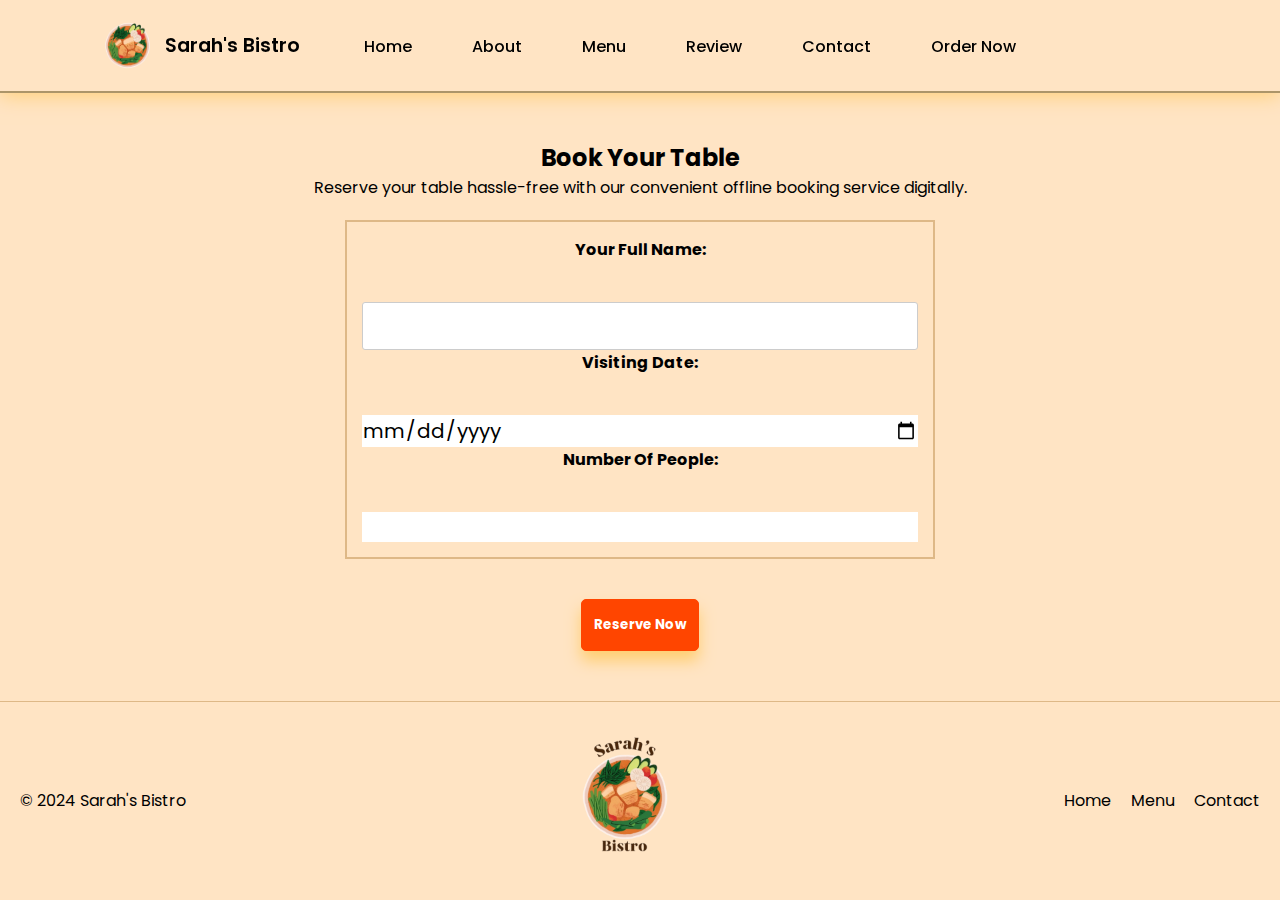
<file: offline.html>
<!DOCTYPE html>
<html lang="en">
<head>
    <link rel="stylesheet" href="style.css">
    <link rel="stylesheet"
    href="https://cdn.jsdelivr.net/npm/boxicons@latest/css/boxicons.min.css">
    <link rel="shortcut icon" href="images/logo.png" type="image/x-icon">
    <link rel="stylesheet" href="https://cdnjs.cloudflare.com/ajax/libs/font-awesome/6.5.1/css/all.min.css" integrity="sha512-DTOQO9RWCH3ppGqcWaEA1BIZOC6xxalwEsw9c2QQeAIftl+Vegovlnee1c9QX4TctnWMn13TZye+giMm8e2LwA==" crossorigin="anonymous" referrerpolicy="no-referrer" />
    <meta charset="UTF-8">
    <meta name="viewport" content="width=device-width, initial-scale=1.0">
    <title>Sarah's Bistro</title>
</head>
<body class="menubody">
    <div class="header">
        <div class="headerbar">
            <div class="account">
                <ul>
               <a href="#"> <li> <i class="fa-solid fa-house-chimney"></i></li> </a>
                <a href="#">  <li><i class="fa-solid fa-user" id="user-lap"></i></li> </a>
            </ul>
            </div>
            <div class="navbar">
                <ul>
                    <li><a href="index.html">Home</a></li>
                    <li><a href="about.html">About</a></li>
                    <li><a href="menu.html">Menu</a></li>
                    <li><a href="reviews.html">Review</a></li>
                    <li><a href="contact.html">Contact</a></li>
                    <li class="dropdown">
                        <a href="#" class="dropbtn">Order Now</a>
                        <div class="dropdown-content">
                            <div class="main-dropdown">
                                <a href="online.html">Order Online</a>
                                <a href="offline.html">Order Offline</a>
                            </div>
               
                <li> <i class="fa-solid fa-magnifying-glass searchicon" id="searchicon1"></i></li>
                <div class="search" id="searchinput1">
                    <input type="search">
                    <i class="fa-solid fa-magnifying-glass searchicon" id="srchicon1"></i>
                </div>
            </ul>
            </div>
        </div>
 
        <a href="index.html" class="logo"><img src="images/logo.png"> Sarah's Bistro</a>
        <div class="bar">
            <i class="fa-solid fa-bars"></i>
            <i class="fa-solid fa-xmark" id="hdcross" ></i>
        </div>
        <div class="navbar">
            <ul>
                <li><a href="index.html">Home</a></li>
                <li><a href="about.html">About</a></li>
                <li><a href="menu.html">Menu</a></li>
                <li><a href="reviews.html">Review</a></li>
                <li><a href="contact.html">Contact</a></li>
                <li class="dropdown">
                    <a href="#" class="dropbtn">Order Now</a>
                    <div class="dropdown-content">
                        <div class="main-dropdown">
                            <a href="online.html">Order Online</a>
                            <a href="offline.html">Order Offline</a>
                        </div>
           
        </ul>
        </div>
        <div class="account">
                <ul>
               <a href="#"> <li> <i class="fa-solid fa-house-chimney"></i></li> </a>
                <li> <i class="fa-solid fa-magnifying-glass searchicon" id="searchicon2"></i></li>
                <div class="search" id="searchinput2">
                    <input type="search">
                    <i class="fa-solid fa-magnifying-glass searchicon" id="srchicon2"></i>
                </div>
                <a href="#">  <li><i class="fa-solid fa-user" id="user-lap"></i></li> </a>
            </ul>
            </div>
    </div>
    <section class="book">
        <h2>Book Your Table</h2>
        <p>Reserve your table hassle-free with our convenient offline booking service digitally.</p>
        <div class="containerflex">
            <div class="inputgrid">
                <div class="box">
                    <label>Your Full Name: </label>
                    <input type="text" placeholder="">
                </div>
                <div class="box">
                    <label>Visiting Date: </label>
                    <input type="date" placeholder="Reserve Date">
                </div>
                <div class="box">
                    <label>Number Of People: </label>
                    <input type="number" placeholder="0">
                </div>
            </div>
            <button class="off_btn">Reserve Now</button>
        </div>
    </section>
        
    </div>

    <div class="footer">
        <p>© 2024 Sarah's Bistro</p>
        <a href="#home"><img src="images/title logoo.png" alt=""> </a>
        <ul class="footer-links">
          <li><a href="#home">Home</a></li>
          <li><a href="#menu">Menu</a></li>
          <li><a href="#contact">Contact</a></li>
        </ul>
      </div>
      </body>
</html>
</file>
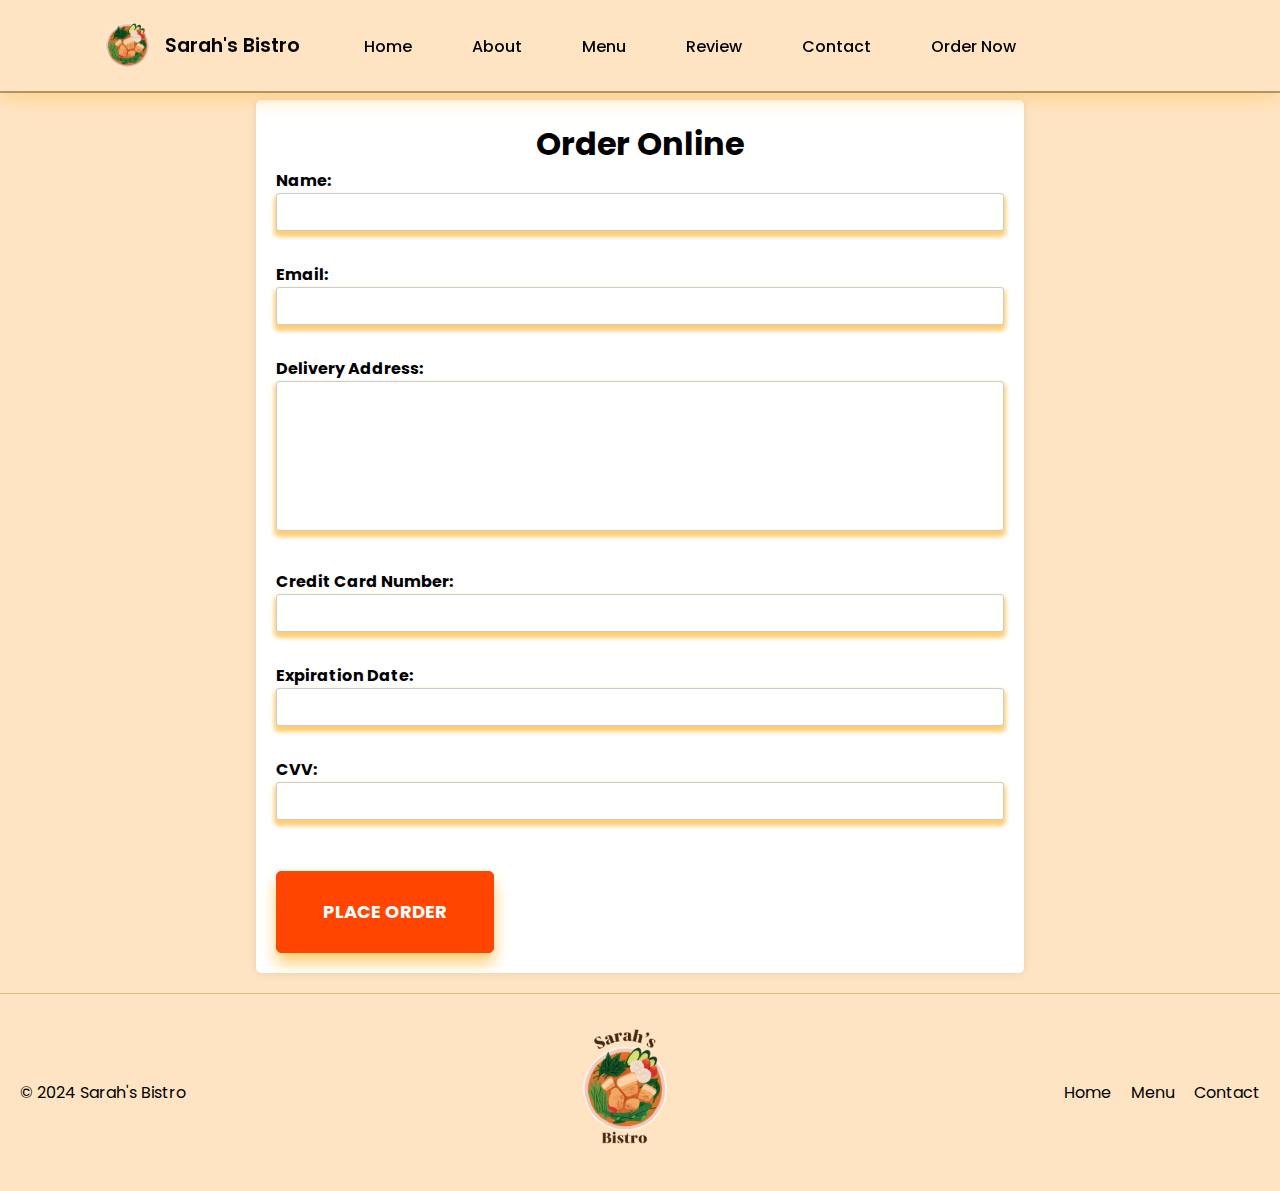
<file: online.html>
<!DOCTYPE html>
<html lang="en">
<head>
    <link rel="stylesheet" href="style.css">
    <link rel="stylesheet"
    href="https://cdn.jsdelivr.net/npm/boxicons@latest/css/boxicons.min.css">
    <link rel="shortcut icon" href="images/logo.png" type="image/x-icon">
    <link rel="stylesheet" href="https://cdnjs.cloudflare.com/ajax/libs/font-awesome/6.5.1/css/all.min.css" integrity="sha512-DTOQO9RWCH3ppGqcWaEA1BIZOC6xxalwEsw9c2QQeAIftl+Vegovlnee1c9QX4TctnWMn13TZye+giMm8e2LwA==" crossorigin="anonymous" referrerpolicy="no-referrer" />
    <meta charset="UTF-8">
    <meta name="viewport" content="width=device-width, initial-scale=1.0">
    <title>Sarah's Bistro</title>
</head>
<body class="menubody">
    <div class="header">
        <div class="headerbar">
            <div class="account">
                <ul>
               <a href="#"> <li> <i class="fa-solid fa-house-chimney"></i></li> </a>
                <a href="#">  <li><i class="fa-solid fa-user" id="user-lap"></i></li> </a>
            </ul>
            </div>
            <div class="navbar">
                <ul>
                    <li><a href="index.html">Home</a></li>
                    <li><a href="about.html">About</a></li>
                    <li><a href="menu.html">Menu</a></li>
                    <li><a href="reviews.html">Review</a></li>
                    <li><a href="contact.html">Contact</a></li>
                    <li class="dropdown">
                        <a href="#" class="dropbtn">Order Now</a>
                        <div class="dropdown-content">
                            <div class="main-dropdown">
                                <a href="online.html">Order Online</a>
                                <a href="offline.html">Order Offline</a>
                            </div>
               
                <li> <i class="fa-solid fa-magnifying-glass searchicon" id="searchicon1"></i></li>
                <div class="search" id="searchinput1">
                    <input type="search">
                    <i class="fa-solid fa-magnifying-glass searchicon" id="srchicon1"></i>
                </div>
            </ul>
            </div>
        </div>
 
        <a href="index.html" class="logo"><img src="images/logo.png"> Sarah's Bistro</a>
        <div class="bar">
            <i class="fa-solid fa-bars"></i>
            <i class="fa-solid fa-xmark" id="hdcross" ></i>
        </div>
        <div class="navbar">
            <ul>
                <li><a href="index.html">Home</a></li>
                <li><a href="about.html">About</a></li>
                <li><a href="menu.html">Menu</a></li>
                <li><a href="reviews.html">Review</a></li>
                <li><a href="contact.html">Contact</a></li>
                <li class="dropdown">
                    <a href="#" class="dropbtn">Order Now</a>
                    <div class="dropdown-content">
                        <div class="main-dropdown">
                            <a href="online.html">Order Online</a>
                            <a href="offline.html">Order Offline</a>
                        </div>
           
        </ul>
        </div>
        <div class="account">
                <ul>
               <a href="#"> <li> <i class="fa-solid fa-house-chimney"></i></li> </a>
                <li> <i class="fa-solid fa-magnifying-glass searchicon" id="searchicon2"></i></li>
                <div class="search" id="searchinput2">
                    <input type="search">
                    <i class="fa-solid fa-magnifying-glass searchicon" id="srchicon2"></i>
                </div>
                <a href="#">  <li><i class="fa-solid fa-user" id="user-lap"></i></li> </a>
            </ul>
            </div>
    </div>
    <div class="container">
        <h1>Order Online</h1>
        <form action="submit_order.php" method="post">
          <div class="form-group">
            <label for="name">Name:</label>
            <input type="text" id="name" name="name" required>
          </div>
          <div class="form-group">
            <label for="email">Email:</label>
            <input type="email" id="email" name="email" required>
          </div>
          <div class="form-group">
            <label for="address">Delivery Address:</label>
            <textarea id="address" name="address" required></textarea>
          </div>
          <div class="form-group">
            <label for="card">Credit Card Number:</label>
            <input type="text" id="card" name="card" required>
          </div>
          <div class="form-group">
            <label for="expiry">Expiration Date:</label>
            <input type="text" id="expiry" name="expiry" placeholder="MM/YY" required>
          </div>
          <div class="form-group">
            <label for="cvv">CVV:</label>
            <input type="text" id="cvv" name="cvv" required>
          </div>
          <button class="on_btn">Place Order</button>

        </form>
      </div>
      <div class="footer">
        <p>© 2024 Sarah's Bistro</p>
        <a href="#home"><img src="images/title logoo.png" alt=""> </a>
        <ul class="footer-links">
          <li><a href="#home">Home</a></li>
          <li><a href="#menu">Menu</a></li>
          <li><a href="#contact">Contact</a></li>
        </ul>
      </div>
      </body>
</html>
</file>
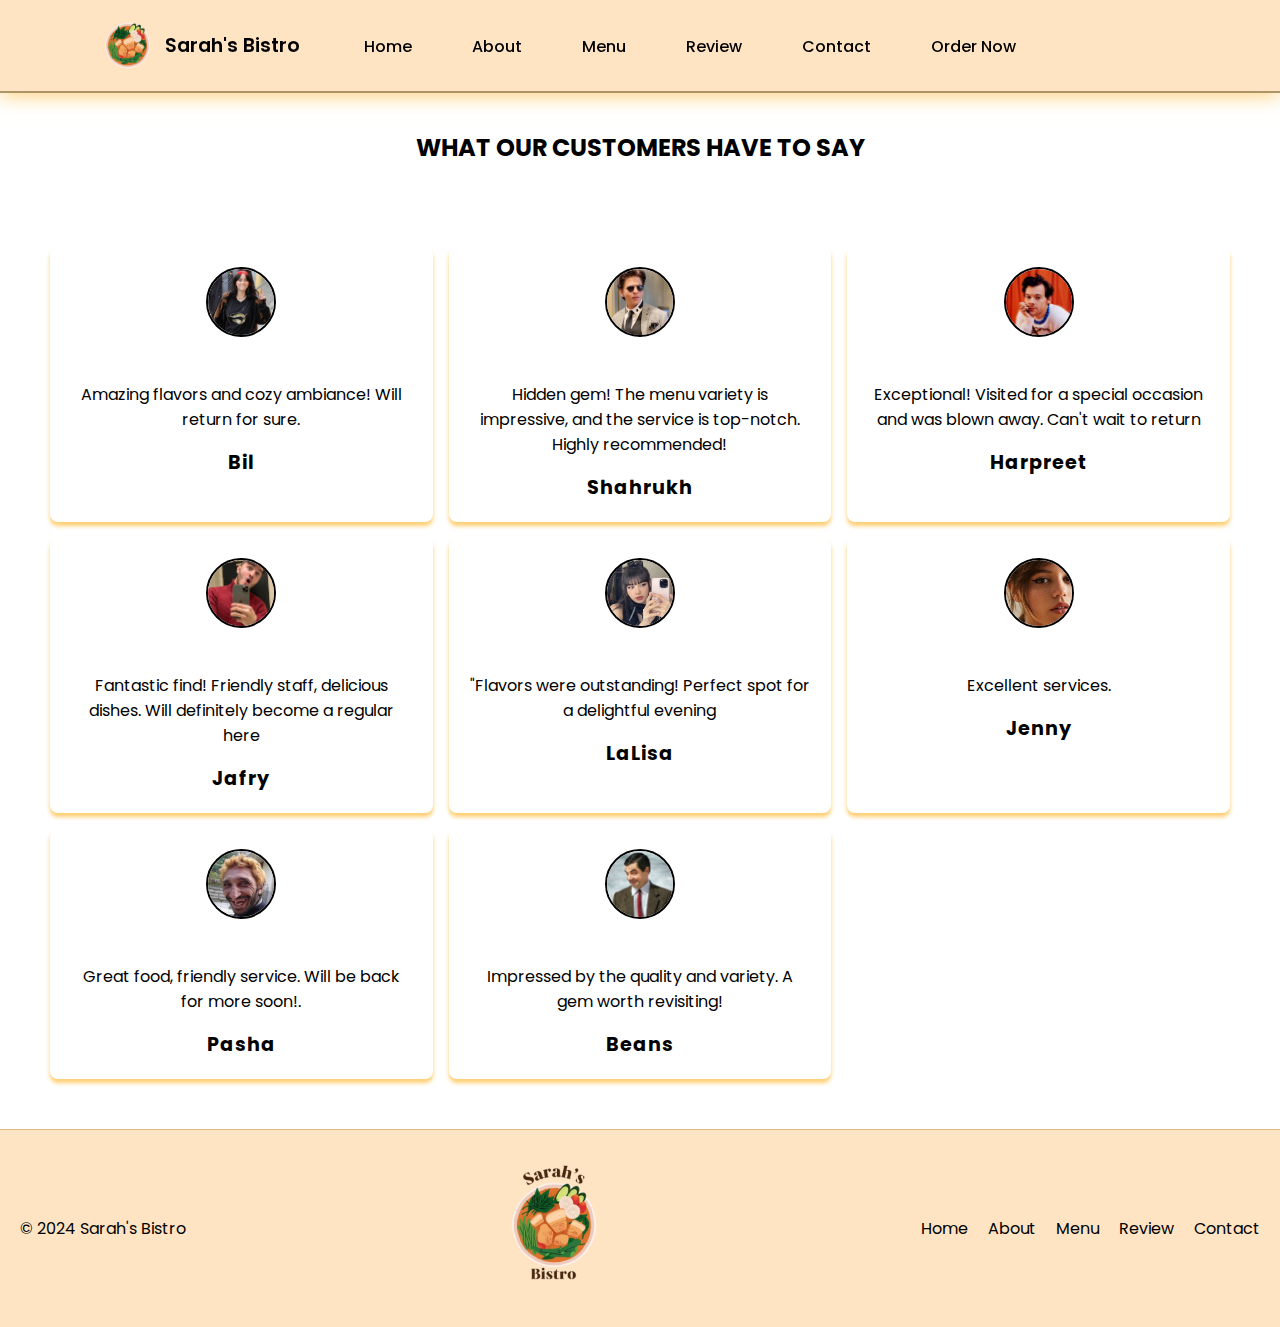
<file: reviews.html>
<!DOCTYPE html>
<html lang="en">
<head>
    <link rel="stylesheet" href="style.css">
    <link rel="stylesheet"
    href="https://cdn.jsdelivr.net/npm/boxicons@latest/css/boxicons.min.css">
    <link rel="shortcut icon" href="images/logo.png" type="image/x-icon">
    <link rel="stylesheet" href="https://cdnjs.cloudflare.com/ajax/libs/font-awesome/6.5.1/css/all.min.css" integrity="sha512-DTOQO9RWCH3ppGqcWaEA1BIZOC6xxalwEsw9c2QQeAIftl+Vegovlnee1c9QX4TctnWMn13TZye+giMm8e2LwA==" crossorigin="anonymous" referrerpolicy="no-referrer" />
    <meta charset="UTF-8">
    <meta name="viewport" content="width=device-width, initial-scale=1.0">
    <title>Sarah's Bistro</title>
</head>
<body>
    <div class="header">
        <div class="headerbar">
            <div class="account">
                <ul>
               <a href="#"> <li> <i class="fa-solid fa-house-chimney"></i></li> </a>
                <a href="#">  <li><i class="fa-solid fa-user" id="user-lap"></i></li> </a>
            </ul>
            </div>
            <div class="navbar">
                <ul>
                <li><a href="index.html">Home</a></li>
                <li><a href="about.html">About</a></li>
                <li><a href="menu.html">Menu</a></li>
                <li><a href="reviews.html">Review</a></li>
                <li><a href="contact.html">Contact</a></li>
                <li class="dropdown">
                    <a href="#" class="dropbtn">Order Now</a>
                    <div class="dropdown-content">
                        <div class="main-dropdown">
                            <a href="online.html">Order Online</a>
                            <a href="offline.html">Order Offline</a>
                        </div>
                <li> <i class="fa-solid fa-magnifying-glass searchicon" id="searchicon1"></i></li>
                <div class="search" id="searchinput1">
                    <input type="search">
                    <i class="fa-solid fa-magnifying-glass searchicon" id="srchicon1"></i>
                </div>
            </ul>
            </div>
        </div>
 
        <a href="index.html" class="logo"><img src="images/logo.png"> Sarah's Bistro</a>
        <div class="bar">
            <i class="fa-solid fa-bars"></i>
            <i class="fa-solid fa-xmark" id="hdcross" ></i>
        </div>
        <div class="navbar">
            <ul>
            <li><a href="index.html">Home</a></li>
            <li><a href="about.html">About</a></li>
            <li><a href="menu.html">Menu</a></li>
            <li><a href="reviews.html">Review</a></li>
            <li><a href="contact.html">Contact</a></li>
            <li class="dropdown">
                <a href="#" class="dropbtn">Order Now</a>
                <div class="dropdown-content">
                    <div class="main-dropdown">
                        <a href="online.html">Order Online</a>
                        <a href="offline.html">Order Offline</a>
                    </div>
        </ul>
        </div>
        <div class="account">
                <ul>
               <a href="#"> <li> <i class="fa-solid fa-house-chimney"></i></li> </a>
                <li> <i class="fa-solid fa-magnifying-glass searchicon" id="searchicon2"></i></li>
                <div class="search" id="searchinput2">
                    <input type="search">
                    <i class="fa-solid fa-magnifying-glass searchicon" id="srchicon2"></i>
                </div>
                <a href="#">  <li><i class="fa-solid fa-user" id="user-lap"></i></li> </a>
            </ul>
            </div>
    </div>
    <section class="reviewss">
        <div class="heading">
            <h2>What our customers have to say</h2>
        </div>
        <div class="customer-container">
            <div class="box">
                <img src="images/bil.jpeg" alt=""> <!--add img url-->
                <div class="stars">
                    <i class='bx bxs-star'></i>
                    <i class='bx bxs-star'></i>
                    <i class='bx bxs-star'></i>
                    <i class='bx bxs-star'></i>
                    <i class='bx bxs-star-half'></i>
                </div>
                <p>Amazing flavors and cozy ambiance! Will return for sure.</p>
                <h2>Bil</h2>
            </div>
            <div class="box">
                <img src="images/srk.jpg" alt=""> <!--add img url-->
                <div class="stars">
                    <i class='bx bxs-star'></i>
                    <i class='bx bxs-star'></i>
                    <i class='bx bxs-star'></i>
                    <i class='bx bxs-star'></i>
                    <i class='bx bxs-star-half'></i>
                </div>
                <p>Hidden gem! The menu variety is impressive, and the service is top-notch. Highly recommended!</p>
                <h2>Shahrukh</h2>
            </div>
            <div class="box">
                <img src="images/harr.jpeg" alt=""> <!--add img url-->
                <div class="stars">
                    <i class='bx bxs-star'></i>
                    <i class='bx bxs-star'></i>
                    <i class='bx bxs-star'></i>
                    <i class='bx bxs-star'></i>
                    <i class='bx bxs-star-half'></i>
                </div>
                <p>Exceptional! Visited for a special occasion and was blown away. Can't wait to return</p>
                <h2>Harpreet</h2>
            </div>
            <div class="box">
                <img src="images/shav.jpg" alt=""> <!--add img url-->
                <div class="stars">
                    <i class='bx bxs-star'></i>
                    <i class='bx bxs-star'></i>
                    <i class='bx bxs-star'></i>
                    <i class='bx bxs-star'></i>
                    <i class='bx bxs-star-half'></i>
                </div>
                <p>Fantastic find! Friendly staff, delicious dishes. Will definitely become a regular here 
                </p>
                <h2>Jafry</h2>
            </div>
            <div class="box">
                <img src="images/lisa.png" alt=""> <!--add img url-->
                <div class="stars">
                    <i class='bx bxs-star'></i>
                    <i class='bx bxs-star'></i>
                    <i class='bx bxs-star'></i>
                    <i class='bx bxs-star'></i>
                    <i class='bx bxs-star-half'></i>
                </div>
                <p>"Flavors were outstanding! Perfect spot for a delightful evening</p>
                <h2>LaLisa</h2>
            </div>
            <div class="box">
                <img src="images/jenna.jpg" alt=""> <!--add img url-->
                <div class="stars">
                    <i class='bx bxs-star'></i>
                    <i class='bx bxs-star'></i>
                    <i class='bx bxs-star'></i>
                    <i class='bx bxs-star'></i>
                    <i class='bx bxs-star-half'></i>
                </div>
                <p>Excellent services.
                </p>
                <h2>Jenny</h2>
            </div>
            <div class="box">
                <img src="images/rev.jpg" alt=""> <!--add img url-->
                <div class="stars">
                    <i class='bx bxs-star'></i>
                    <i class='bx bxs-star'></i>
                    <i class='bx bxs-star'></i>
                    <i class='bx bxs-star'></i>
                    <i class='bx bxs-star-half'></i>
                </div>
                <p>Great food, friendly service. Will be back for more soon!.
                </p>
                <h2>Pasha</h2>
            </div>
            <div class="box">
                <img src="images/bean.jpg" alt=""> <!--add img url-->
                <div class="stars">
                    <i class='bx bxs-star'></i>
                    <i class='bx bxs-star'></i>
                    <i class='bx bxs-star'></i>
                    <i class='bx bxs-star'></i>
                    <i class='bx bxs-star-half'></i>
                </div>
                <p>Impressed by the quality and variety. A gem worth revisiting!
                </p>
                <h2>Beans</h2>
            </div>
        </div>

    </section>

    <div class="footer">
        <p>© 2024 Sarah's Bistro</p>
        <a href="#home"><img src="images/title logoo.png" alt=""> </a>
        <ul class="footer-links">
          <li><a href="#home">Home</a></li>
          <li><a href="#about">About</a></li>
          <li><a href="#menu">Menu</a></li>
          <li><a href="#reviews">Review</a></li>
          <li><a href="#contact">Contact</a></li>
        </ul>
      </div>
      </body>
</html>
</file>
<file: style.css>
/* Your existing CSS */
@import url('https://fonts.googleapis.com/css2?family=Poppins:wght@100;200;300;400;500;600;700&display=swap');

/* Reset and basic styles */
* {
    margin: 0;
    padding: 0;
    box-sizing: border-box;
    scroll-behavior: smooth;
    scroll-padding-top: 2rem;
    list-style: none;
    text-decoration: none;
    font-family: 'Poppins', sans-serif;
}


*::selection {
    color: #fff;
    background: rgb(81, 43, 0);
}
/* Header styles */
.header {
    position: fixed;
    width: 100%;
    top: 0;
    right: 0;
    z-index: 1000;
    display: flex;
    align-items: center;
    justify-content: space-between;
    padding: 18px 100px;
    transition: 0.2s;
    background-color: bisque;
    border-bottom: 2px solid rgb(172, 149, 105);
    box-shadow: 0 2px 20px rgb(255, 206, 114);
}
.headerbar{
    display: none;
}
.searchicon{
    display: block;
}
.bar{
    display: none;
}
.header .navbar {
    display: flex;
}

.header .navbar a {
    font-size: 1rem;
    padding: 10px 20px;
    font-weight: 500;
    color: black;
}
.header .navbar ul{
    display: flex;
}
.header .navbar ul li{
    padding: 0 10px;
    font-size: 18px;
    display: inline-block;
    align-items: center;
    cursor: pointer;
}
.header .navbar a:hover {
    color: rgb(0, 0, 0);
    background: burlywood;
    border-radius: 4px;
}

.logo {
    display: flex;
    align-items: center;
    font-size: 1.2rem;
    font-weight: 600;
    color: black;
}

.logo img {
    width: 55px;
    margin-right: 10px;
}


/* Account icons */
.header .account {
    color: black;
    flex: 0.1;
    display: flex;
    align-items: center;
}
.header .account a{
    color: black;
}
.header .account ul {
    display: flex;
    justify-content: flex-end;
    align-items: center;
    list-style: none;
}
.header .account li{
    margin-right: 10px;
}
.header .account ul li {
    padding: 0 10px;
    margin-right: 10px;
    font-size: 18px;
    display: flex;
    align-items: center;
    cursor: pointer;
}

/* Additional styles */
.search {
    display: none;
    width: 200px;
    justify-content: center;
}

.search input {
    width: 100%;
    outline: none;
    border: none;
    padding: 5px;
}

.searchicon {
    display: block;
    padding: 4px 5px;
    cursor: pointer;
}
.home{
background-color: bisque;
padding: 50px;
}
.main_slide{
    display: flex;
    align-items: center;
    flex-wrap: wrap-reverse;
}
.main_slide div:nth-child(2){
    flex: 1;
    display: flex;
    justify-content: center;
    padding-top: 90px;
    padding-bottom: 90px;
}
.main_slide div:nth-child(1){
    padding-top: 90px;
    padding-bottom: 90px;
    flex: 1;
    font-size: 30px;
}
.main_slide div:nth-child(1) p{
    font-size: 15px;
    padding: 20px 0;
}
.main_slide div:nth-child(1) span{
    color: orangered;
    text-decoration: underline;
    text-underline-offset: 10px;
    text-decoration-color: rgb(255, 206, 114);
}
.red_btn{
    cursor: pointer;
    margin-top: 20px;
    width: 100%;
    font-weight: bold;
    color: rgb(255, 255, 255);
    line-height: 50px;
    background-color:orangered;
    border-radius: 5px;
    border: 1px solid orangered;
    box-shadow: 0 10px 15px  rgb(255, 206, 114);
    transition: all 0.2s;
}
.red_btn:hover {
    background-color: rgb(231, 121, 81);
}
.dropdown {
    position: relative;
    display: inline-block;
}

.dropdown-content {
    display: none;
    position: absolute;
    background-color: bisque;
    width: 100%;
    z-index: 1;
}

.dropdown-content a {
    color: rgb(255, 255, 255);
    padding: 12px 16px;
    text-decoration: none;
    display: block;
}

.dropdown-content a:hover {
    background-color: burlywood;
}

.dropdown:hover .dropdown-content {
    display: block;
}

.main-dropdown {
    position: relative;
    display: inline-block;
}
.menus{
    margin-top: 150px;
}
.menus .food-items{
    margin: 50px 50px 50px 50px;
    padding: 50px 50px 50px 50px;
}
.menubody{
    background-color: bisque;
}
.food-items{
    border-radius: 15px;
    margin: 50px 50px 50px 50px;
    padding: 20px 20px 20px 20px;
    background-color: white;
    display: grid;
    align-items: center;
    grid-template-columns: repeat(auto-fit, minmax(280px, auto));
    gap: 1.7rem;
    margin-top: 2rem;
}
.food-items .item{
    position: relative;
    padding: 10px;
    display: flex;
    flex-direction: column;
    justify-content: center;
    border-radius: 0.5rem;
    box-shadow: rgb(255, 206, 114);
}
.food-items .item img{
    justify-content: center;
    width: 100%;
    height: 250px;
    object-fit: contain;
    object-position: center;
    padding: 20px;
    background: bisque;
    border-radius: 0.5rem;
    cursor: pointer;
}
.food-items .item h3{
    font-size: 1rem;
    font-weight: 600;
    text-transform: uppercase;
    margin: 0.5rem 0 0.5rem;
}
.food-items .item p{
    font-size: 12px;
    margin-top: 15px;
    margin-bottom: 10px;
}
.pop{
    text-align: center;
    text-transform: uppercase;
}
.service-container {
    display: flex;
    flex-direction: row;
    justify-content: center;
    gap: 1.5rem;
    margin-top: 2rem;
}
.service{
    background-color: bisque;
    padding: 50px 50px 50px 50px;
}
.service-container > div {
    display: flex;
    flex-direction: column;
    align-items: center;
    text-align: center;
}

.service-container img {
    width: 100px;
    margin-bottom: 1rem; /* Adjust the space between the image and text */
}
.service-container h3,
.service-container p {
    text-align: center;
}
.service h2{
    justify-content: center;
    text-align: center;
    text-transform: uppercase;
}
.about{
    background-color: bisque;
    padding: 50px 50px 50px 50px;
    display: grid;
    grid-template-columns: repeat(2, 1fr);
    gap: 50px;
}
.aboutt{
    margin-top: 90px;
    background-color: bisque;
    padding: 50px 50px 50px 50px;
    display: grid;
    grid-template-columns: repeat(2, 1fr);
    gap: 50px;
}
.about-img img{
    width: 25%;
    height: auto;
    margin-left: 90px;
    border-radius: 10px;
    position: absolute;
}
.about-text p{
    padding-right: 50px;
    font-size: 0.938rem;
    margin: 0.5rem 0 1.4rem;
}
.heading h2{
    justify-content: center;
    text-align: center;
    text-transform: uppercase;
}
.customer-container {
    background-color: white;
    display: grid;
    padding: 50px 50px 50px 50px;
    border-radius: 15px;
    grid-template-columns: repeat(auto-fit, minmax(300px, auto));
    gap: 1rem;
    margin-top: 2rem;
}
.customer-container .box{
    flex: 1 1 16rem;
    text-align: center;
    box-shadow: 0px 4px 4px rgb(255, 206, 114);
    padding: 20px;
    border-radius: 0.5rem;
   }
   .reviewss{
    margin-top: 130px;
   }
   .reviews{
    background-color: bisque;
    padding: 50px 50px 50px 50px;
   }
   .box img{
    width: 70px;
    height: 70px;
    border-radius: 50%;
    object-fit: cover;
    border: 2px solid black;
   }
   .box .bx{
    color: rgb(255, 255, 255);
    margin-top: 0.5rem;
   }
   .box p{
    margin: 0.5rem 0 1rem;
   }
   .box h2{
    font-size: 1.2rem;
    color: rgb(0, 0, 0);
    letter-spacing: 1px;
   }
   .contactt iframe{
    margin-top: 20px;
    width: 100%;
   }
   .contactt{
    padding-top: 30px;
    margin-top: 95px;
    background-color: bisque;
   }
   .contact{
    background-color: bisque;
   }
   .contact-info {
    display: flex;
    flex-direction: column;
   }
   .contact-info a{
    color: rgb(0, 0, 0);
   }
   .contact-info a:hover{
    color: grey;
   }
   .contact-container{
    padding: 50px 50px 50px 50px;
    display: flex;
    flex-wrap: wrap;
    justify-content: center;
    gap: 5rem;
    margin-top: 2rem;
    margin-left: 90px;
   }
   .contact-info{
    flex: 1 1 20rem;
   }
   .contact-form{
    display: flex;
    justify-content: right;
   }
   .contact-info h2{
    font-size: 1.7rem;
    color: burlywood;
   }
   .contact-info p{
    margin: 0.5rem 0 1rem;
   }
   .contact-info i{
    margin: 0.5rem 0 1rem;
   }
   .contact-form form{
    width: 80%;
    flex-direction: column;
   }
   form input,
   textarea{
    width: 100%;
    padding: 17px;
    border-radius: 0.5rem;
    outline: none;
    margin-bottom: 1rem;
    border: 2px solid burlywood;
    box-shadow: 0 4px 4px 2px rgb(255, 206, 114);
   }
   form input ::placeholder,
   textarea ::placeholder {
color:burlywood;
   }
   form textarea{
    resize: none;
    height: 150px;
   }
form button{
    padding: 15px;
    background-color: burlywood;
    color: #fff;
    font-size: 18px;
    border: 0;
    outline: none;
    text-transform: uppercase;
    cursor: pointer;
    width: 150px;
    margin: 20px auto 0;
    border-radius: 30px; 
}
form button :hover{
    color: rgb(221, 170, 103);
}
.footer {
    /* Your existing footer styles */
    border-top: 1px solid burlywood;
    padding: 20px 20px 20px 20px;
    background-color: bisque;
    display: flex;
    justify-content: space-between; /* Aligns items to both ends of the container */
    align-items: center;
  }
  
  .footer p {
    margin: 0; /* Reset margin for the paragraph */
  }
  
  .footer-links {
    list-style: none;
    padding: 0;
    margin: 0;
    display: flex; /* Aligns the list items horizontally */
  }
  
  .footer-links li {
    margin-left: 20px; /* Adjust margins as needed */
  }
  .footer-links a {
    color: black;
  }
  .footer-links a:hover{
    color: grey;
  }
  .footer-links li:first-child {
    margin-left: 0; /* Remove margin for the first link */
  }
  .footer img{
    width: 150px;
  }
  .book{
    text-align: center;
    padding: 50px;
    margin-top: 90px;
    width: 100%;;
  }
  .containerflex{
    width: 100%;
    grid-template-columns: repeat(3,0fr);
    grid-gap: 30px;
  }
  .book .input{
    background-color: rgb(0, 0, 0);
    padding: 20px 20px 20px 20px;
  }
  .book h2{
    text-align: center;
    justify-content: center;
  }
  .book p{
    text-align: center;
    justify-content: center;
  }
  .off_btn{
    cursor: pointer;
    width: 10%;
    margin-top: 20px;
    font-weight: bold;
    color: rgb(255, 255, 255);
    line-height: 50px;
    background-color:orangered;
    border-radius: 5px;
    border: 1px solid orangered;
    box-shadow: 0 10px 15px  rgb(255, 206, 114);
    transition: all 0.2s;
}
.off_btn:hover {
    background-color: rgb(231, 121, 81);
}
.inputgrid{
        display: block;
        text-align: center;
        width: 50%;
        margin: 20px auto; /* Center the box horizontally with auto margins */
        padding: 15px;
        border: 2px solid burlywood;
        outline: none;
        background-color: bisque;
        color: black;
      }
      
::placeholder{
    color: white;
}
.book input{
    width: 100%;
    align-items: center;
    background: white;
    border: rgb(0, 0, 0);
    font-size: 20px;
    margin-top: 40px;
}
.container {
    width: 60%; /* Adjust the width as needed */
    margin: 20px auto;
    margin-top: 100px;
    background-color: #fff;
    padding: 20px;
    border-radius: 5px;
    box-shadow: 0 0 10px rgba(0, 0, 0, 0.1);
  }
  h1 {
    text-align: center;
  }
  
  .form-group {
    margin-bottom: 15px;
  }
  
  label {
    display: block;
    font-weight: bold;
  }
  
  input[type="text"],
  input[type="email"],
  textarea {
    width: 100%;
    padding: 8px;
    border-radius: 3px;
    border: 1px solid #ccc;
  }
  .on_btn{
    cursor: pointer;
    width: 30%;
    margin-top: 20px;
    font-weight: bold;
    color: rgb(255, 255, 255);
    line-height: 50px;
    background-color:orangered;
    border-radius: 5px;
    border: 1px solid orangered;
    box-shadow: 0 10px 15px  rgb(255, 206, 114);
    transition: all 0.2s;
}
.on_btn:hover {
    background-color: rgb(231, 121, 81);
}













    @media only screen and (max-width: 768px) {
        .contact{
            align-items: center;
            justify-content: center;
        }
        .contact-form{
            display: flex;
            justify-content:center;
            margin-left: 30px;
           }
    .header .navbar, .header .account{
        display: none;
    }
    .about{
        background-color: bisque;
        padding: 50px 50px 50px 50px;
        display: flex;
        grid-template-columns: none;
        gap: none;
    }
    .about h2{
        text-align: center;
    }
    .about-img img{
        display: none;
    }
    .about-text p{
        font-size: 15px;
        margin: none;
    }
    .bar{
        display: block;
        cursor: pointer;
    }
    .search{
        width: 100%;
    }
    .headerbar{
        bottom: 0;
        overflow: hidden;
        display: flex;
        flex-direction: column;
        position: fixed;
        top: 0;
        bottom: 0;
        width: 100%;
        right: -100%;
        transition: all 0.5s;
    }
    .bar :hover{
        color: burlywood;
    }
    .headerbar .account, .headerbar .navbar{
        display: block;
        font-size: 18px;
    }
    .bar .fa-xmark{
        display: none;
        top: 20px;
        align-items: center;
        position: absolute;
        font-size: 25px;
    }
    .headerbar .navbar ul{
        background-color: bisque;
        flex-direction: column;
        margin-top: 10px;
        text-align: center;
    }
    .headerbar .navbar li{
        width: 100%;
        margin: 10px 0;
        padding: 15px 30px;
        box-shadow: 0 2px 15px rgb(255, 206, 114);
        font-size: 15px;
        margin-top: 5px;
    }
    .headerbar .account{
        line-height: 40px;
        margin-top: 10px;
        background-color:rgb(255, 206, 114);
        padding: 15px;
    }
    .headerbar .account ul{
        justify-content: center;
    }
    .main_slide div:nth-child(1){
        margin-top: 50px;
        font-size: 18px;
    }
    .main_slide div:nth-child(1) p{
        padding-top: 15px;
        margin: 10px 0;
        font-size: 15px;
}
.red_btn{
    margin-top: 10px;
    width: 100%;
    line-height: 30px;
    font-size: 12px;
    padding: 0 10px;
    margin-bottom: 50px;
}
.main_slide div:nth-child(1) span{
    text-underline-offset: 5px;
}
.main_slide div:nth-child(2) img{
    width: 100%;
}
.service-container p {
    font-size: 15px;
}

    }
</file>
